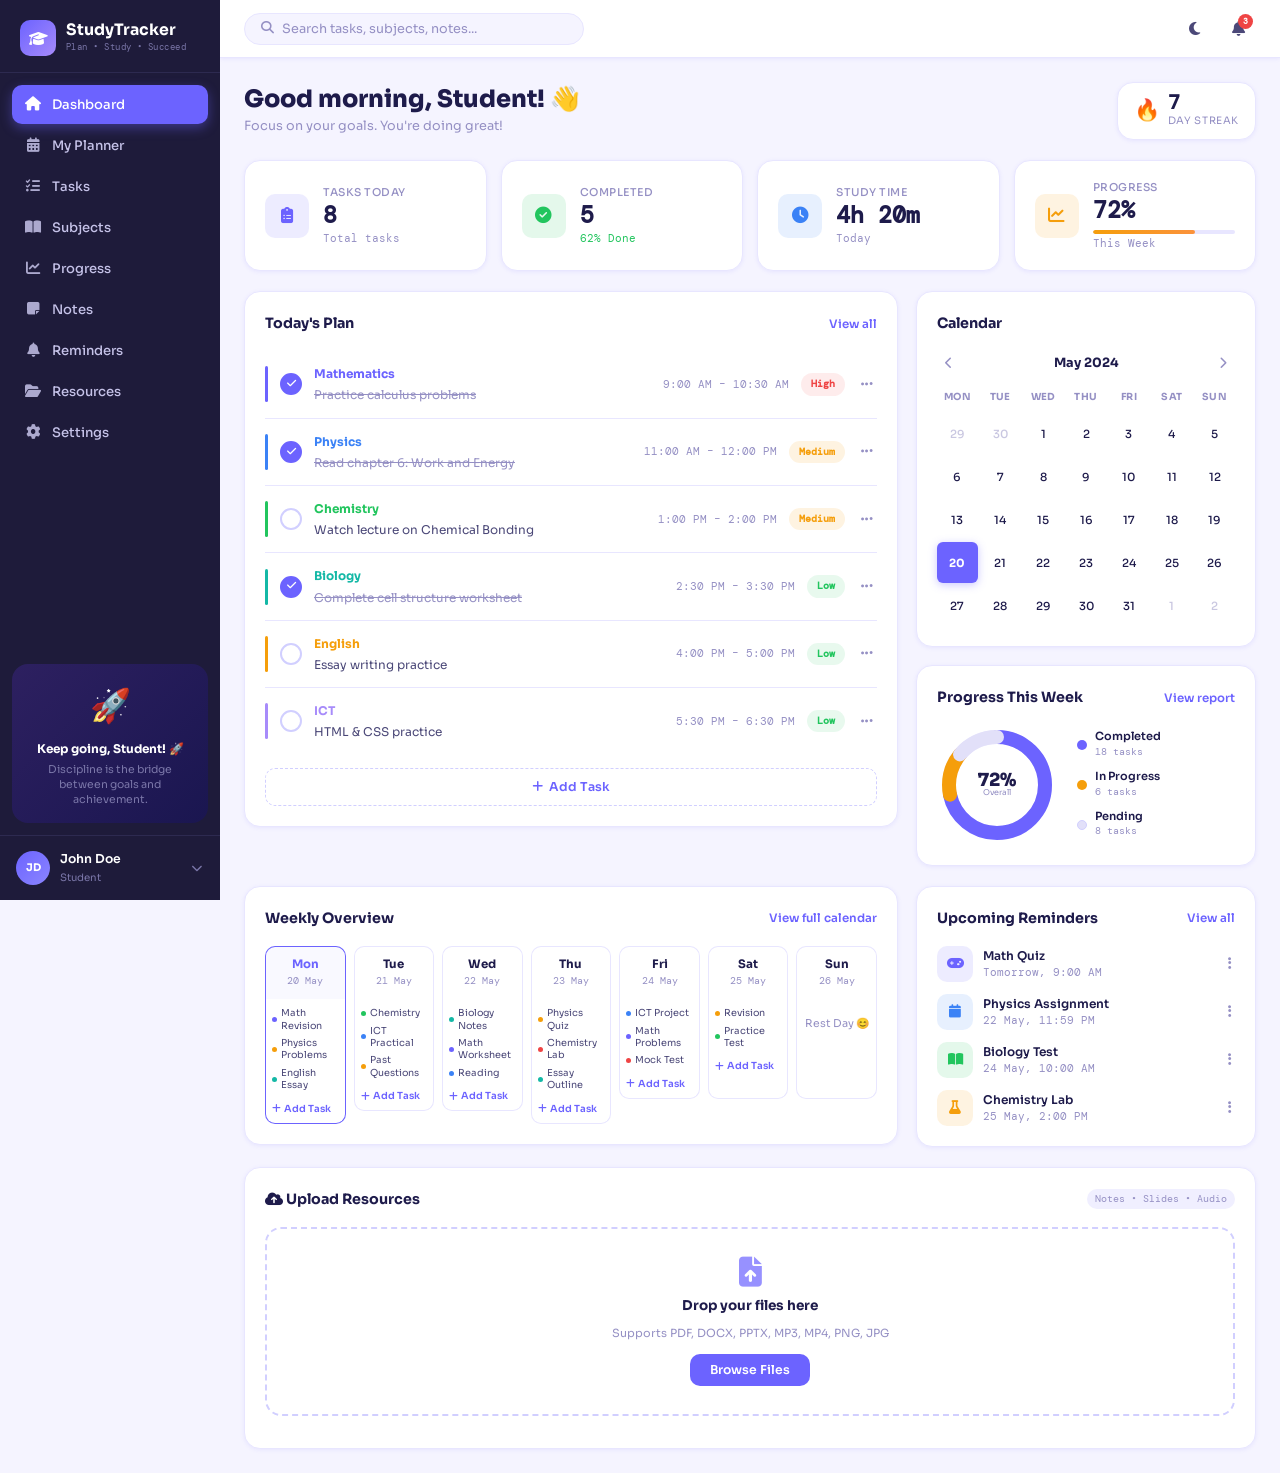
<file: index.html>
<!DOCTYPE html>
<html lang="en" data-theme="light">
<head>
  <meta charset="UTF-8"/>
  <meta name="viewport" content="width=device-width, initial-scale=1.0"/>
  <title>StudyPro — Dashboard</title>
  <link rel="short-cut icon" href="favicon.ico"/>
  <link rel="stylesheet" href="css/style.css"/>
  
  <link rel="stylesheet" href="https://cdnjs.cloudflare.com/ajax/libs/font-awesome/6.5.0/css/all.min.css"/>
</head>
<body>

  
  <aside class="sidebar" id="sidebar">
    <div class="sidebar-brand">
      <div class="brand-icon"><i class="fas fa-graduation-cap"></i></div>
      <div class="brand-text">
        <span class="brand-name">StudyTracker</span>
        <span class="brand-tagline">Plan • Study • Succeed</span>
      </div>
    </div>

    <nav class="sidebar-nav">
      <a href="index.html" class="nav-item active" data-page="dashboard">
        <i class="fas fa-house"></i><span>Dashboard</span>
      </a>
      <a href="planner.html" class="nav-item" data-page="planner">
        <i class="fas fa-calendar-days"></i><span>My Planner</span>
      </a>
      <a href="tasks.html" class="nav-item" data-page="tasks">
        <i class="fas fa-list-check"></i><span>Tasks</span>
      </a>
      <a href="subject.html" class="nav-item" data-page="subjects">
        <i class="fas fa-book-open"></i><span>Subjects</span>
      </a>
     
      <a href="progress.html" class="nav-item" data-page="progress">
        <i class="fas fa-chart-line"></i><span>Progress</span>
      </a>
      <a href="Notes.html" class="nav-item" data-page="notes">
        <i class="fas fa-sticky-note"></i><span>Notes</span>
      </a>
      <a href="reminders.html" class="nav-item" data-page="reminders">
        <i class="fas fa-bell"></i><span>Reminders</span>
      </a>
      <a href="resources.html" class="nav-item" data-page="resources">
        <i class="fas fa-folder-open"></i><span>Resources</span>
      </a>
      <a href="settings.html" class="nav-item" data-page="settings">
        <i class="fas fa-gear"></i><span>Settings</span>
      </a>
    </nav>

    <div class="sidebar-motivation">
      <div class="motivation-rocket">🚀</div>
      <p class="motivation-title">Keep going, Student! 🚀</p>
      <p class="motivation-text" id="dailyQuote">Consistency today brings success tomorrow.</p>
    </div>

    <div class="sidebar-user">
      <div class="user-avatar">JD</div>
      <div class="user-info">
        <span class="user-name">John Doe</span>
        <span class="user-role">Student</span>
      </div>
      <button type="button" class="user-chevron" aria-label="Toggle user menu"><i class="fas fa-chevron-down"></i></button>
    </div>
  </aside>

  <!-- MAIN CONTENT -->
  <div class="main-wrapper">

  
    <header class="topnav">
      <button type="button" class="hamburger" id="hamburger" title="Menu"><i class="fas fa-bars"></i></button>
      <div class="search-bar">
        <i class="fas fa-magnifying-glass"></i>
        <input type="text" placeholder="Search tasks, subjects, notes..." id="searchInput"/>
      </div>
      <div class="topnav-actions">
        <button class="icon-btn theme-toggle" id="themeToggle" title="Toggle theme">
          <i class="fas fa-moon" id="themeIcon"></i>
        </button>
        <button class="icon-btn notif-btn" id="notifBtn">
          <i class="fas fa-bell"></i>
          <span class="notif-badge">3</span>
        </button>
      </div>
    </header>

    <!-- DASHBOARD PAGE -->
    <main class="content" id="dashboardPage">

      <!-- GREETING -->
      <div class="greeting-row">
        <div>
          <h1 class="greeting-title" id="greetingText">Good evening, Student! 👋</h1>
          <p class="greeting-sub">Focus on your goals. You're doing great!</p>
        </div>
        <div class="streak-badge">
          <span class="streak-fire">🔥</span>
          <div>
            <span class="streak-num" id="streakCount">7</span>
            <span class="streak-label">day streak</span>
          </div>
        </div>
      </div>

      <!-- STATS CARDS -->
      <div class="stats-grid">
        <div class="stat-card">
          <div class="stat-icon purple"><i class="fas fa-clipboard-list"></i></div>
          <div class="stat-info">
            <span class="stat-label">Tasks Today</span>
            <span class="stat-value">8</span>
            <span class="stat-sub">Total tasks</span>
          </div>
        </div>
        <div class="stat-card">
          <div class="stat-icon green"><i class="fas fa-circle-check"></i></div>
          <div class="stat-info">
            <span class="stat-label">Completed</span>
            <span class="stat-value">5</span>
            <span class="stat-sub green-text">62% Done</span>
          </div>
        </div>
        <div class="stat-card">
          <div class="stat-icon blue"><i class="fas fa-clock"></i></div>
          <div class="stat-info">
            <span class="stat-label">Study Time</span>
            <span class="stat-value">4h 20m</span>
            <span class="stat-sub">Today</span>
          </div>
        </div>
        <div class="stat-card">
          <div class="stat-icon orange"><i class="fas fa-chart-line"></i></div>
          <div class="stat-info">
            <span class="stat-label">Progress</span>
            <span class="stat-value">72%</span>
            <div class="progress-bar-mini">
              <div class="progress-fill"></div>
            </div>
            <span class="stat-sub">This Week</span>
          </div>
        </div>
      </div>

      <!-- MIDDLE ROW -->
      <div class="middle-row">

        <!-- TODAY'S PLAN -->
        <div class="panel tasks-panel">
          <div class="panel-header">
            <h2>Today's Plan</h2>
            <button class="link-btn">View all</button>
          </div>
          <div class="task-list" id="taskList">
            
          </div>
          <button class="add-task-btn" id="addTaskBtn">
            <i class="fas fa-plus"></i> Add Task
          </button>
        </div>

        <!-- RIGHT COLUMN -->
        <div class="right-col">

          <!-- CALENDAR -->
          <div class="panel calendar-panel">
            <div class="panel-header">
              <h2>Calendar</h2>
            </div>
            <div class="cal-nav">
              <button type="button" class="cal-arrow" id="calPrev" title="Previous month"><i class="fas fa-chevron-left"></i></button>
              <span class="cal-month" id="calMonthLabel">May 2024</span>
              <button type="button" class="cal-arrow" id="calNext" title="Next month"><i class="fas fa-chevron-right"></i></button>
            </div>
            <div class="cal-grid">
              <div class="cal-day-name">Mon</div>
              <div class="cal-day-name">Tue</div>
              <div class="cal-day-name">Wed</div>
              <div class="cal-day-name">Thu</div>
              <div class="cal-day-name">Fri</div>
              <div class="cal-day-name">Sat</div>
              <div class="cal-day-name">Sun</div>
            </div>
            <div class="cal-days" id="calDays"></div>
          </div>

          <!-- PROGRESS DONUT -->
          <div class="panel progress-panel">
            <div class="panel-header">
              <h2>Progress This Week</h2>
              <button class="link-btn">View report</button>
            </div>
            <div class="donut-wrap">
              <svg class="donut-svg" viewBox="0 0 120 120">
                <circle class="donut-bg" cx="60" cy="60" r="48"/>
                <circle class="donut-seg donut-completed" cx="60" cy="60" r="48" stroke-dasharray="216 86" stroke-dashoffset="0"/>
                <circle class="donut-seg donut-progress" cx="60" cy="60" r="48" stroke-dasharray="43 259" stroke-dashoffset="-216"/>
                <circle class="donut-seg donut-pending" cx="60" cy="60" r="48" stroke-dasharray="43 259" stroke-dashoffset="-259"/>
                <text x="60" y="56" class="donut-pct">72%</text>
                <text x="60" y="70" class="donut-lbl">Overall</text>
              </svg>
              <div class="donut-legend">
                <div class="legend-item"><span class="dot green"></span><div><strong>Completed</strong><small>18 tasks</small></div></div>
                <div class="legend-item"><span class="dot yellow"></span><div><strong>In Progress</strong><small>6 tasks</small></div></div>
                <div class="legend-item"><span class="dot grey"></span><div><strong>Pending</strong><small>8 tasks</small></div></div>
              </div>
            </div>
          </div>

        </div>
      </div>

      
      <div class="bottom-row">

        
        <div class="panel weekly-panel">
          <div class="panel-header">
            <h2>Weekly Overview</h2>
            <button class="link-btn">View full calendar</button>
          </div>
          <div class="weekly-grid" id="weeklyGrid"></div>
        </div>

        
        <div class="panel reminders-panel">
          <div class="panel-header">
            <h2>Upcoming Reminders</h2>
            <button class="link-btn">View all</button>
          </div>
          <div class="reminder-list" id="reminderList"></div>
        </div>

      </div>

      
      <div class="panel upload-panel">
        <div class="panel-header">
          <h2><i class="fas fa-cloud-arrow-up"></i> Upload Resources</h2>
          <span class="badge-label">Notes • Slides • Audio</span>
        </div>
        <div class="upload-zone" id="uploadZone">
          <i class="fas fa-file-arrow-up upload-icon"></i>
          <p class="upload-title">Drop your files here</p>
          <p class="upload-sub">Supports PDF, DOCX, PPTX, MP3, MP4, PNG, JPG</p>
          <input type="file" id="fileInput" multiple accept=".pdf,.doc,.docx,.ppt,.pptx,.mp3,.mp4,.png,.jpg,.jpeg" hidden/>
          <button class="btn-upload" id="uploadBtn">Browse Files</button>
        </div>
        <div class="uploaded-files" id="uploadedFiles"></div>
      </div>

    </main>
  </div>

  
  <div class="modal-overlay" id="modalOverlay">
    <div class="modal" id="taskModal">
      <div class="modal-header">
        <h3>Add New Task</h3>
        <button type="button" class="modal-close" id="modalClose" aria-label="Close modal"><i class="fas fa-xmark"></i></button>
      </div>
      <div class="modal-body">
        <div class="form-group">
          <label for="taskSubject">Subject</label>
          <input type="text" id="taskSubject" title="Subject" placeholder="e.g. Mathematics"/>
        </div>
        <div class="form-group">
          <label for="taskDesc">Task Description</label>
          <input type="text" id="taskDesc" title="Task Description" placeholder="e.g. Practice calculus problems"/>
        </div>
        <div class="form-row">
          <div class="form-group">
            <label for="taskTime">Time</label>
            <input type="time" id="taskTime" title="Time"/>
          </div>
          <div class="form-group">
            <label for="taskPriority">Priority</label>
            <select id="taskPriority" title="Priority">
              <option>High</option>
              <option>Medium</option>
              <option>Low</option>
            </select>
          </div>
        </div>
      </div>
      <div class="modal-footer">
        <button class="btn-cancel" id="cancelTask">Cancel</button>
        <button class="btn-save" id="saveTask">Add Task</button>
      </div>
    </div>
  </div>

  <script src="js/script.js"></script>
</body>
</html>
</file>
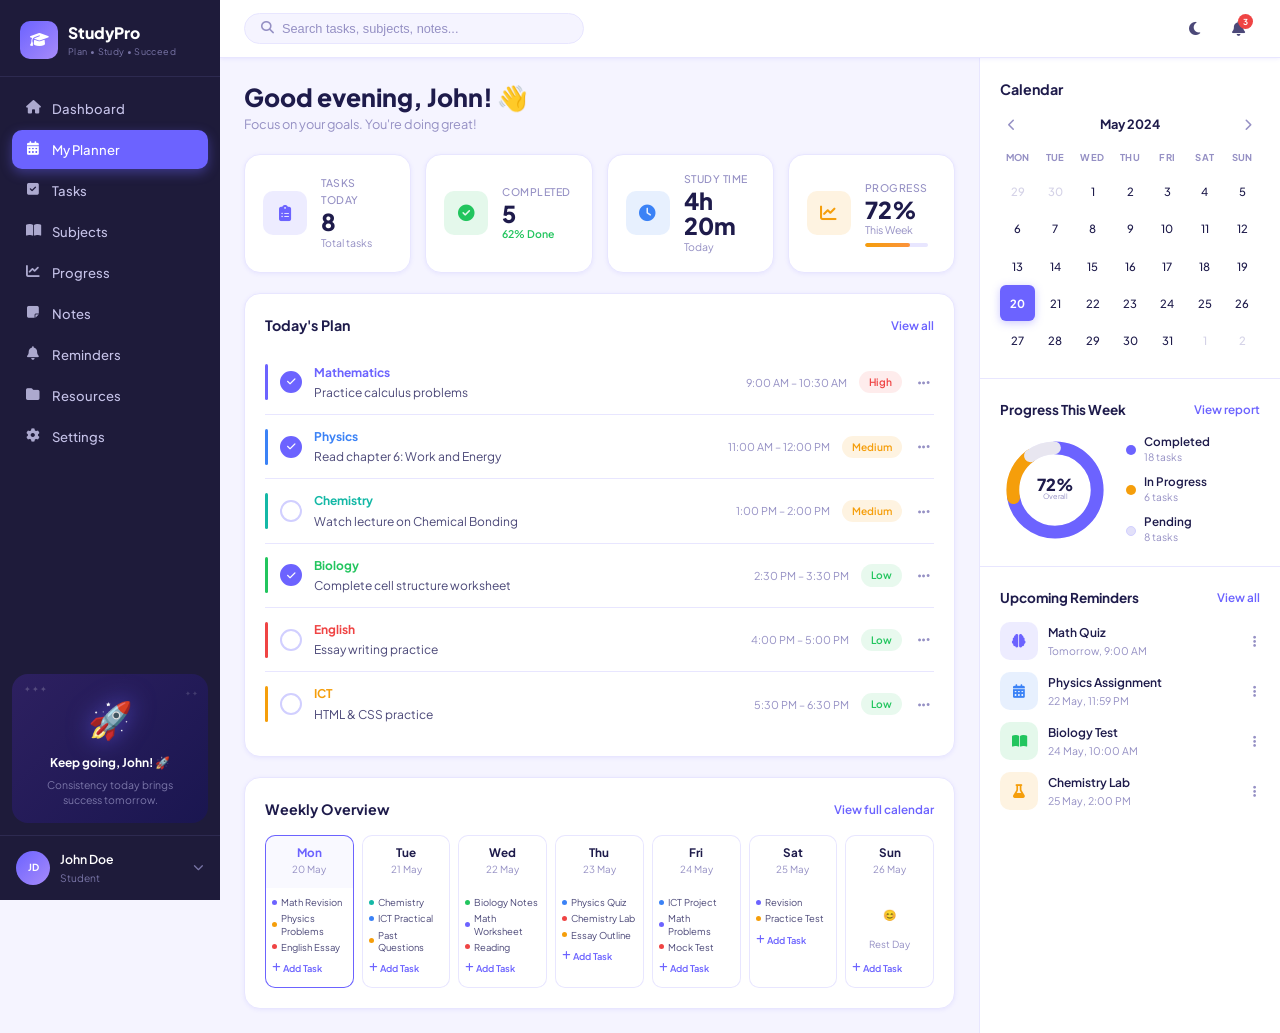
<file: planner.html>
<!DOCTYPE html>
<html lang="en">
<head>
  <meta charset="UTF-8"/>
  <meta name="viewport" content="width=device-width, initial-scale=1.0"/>
  <title>StudyPro — My Planner</title>
  <link href="https://fonts.googleapis.com/css2?family=Plus+Jakarta+Sans:wght@400;500;600;700;800&display=swap" rel="stylesheet"/>
  <link rel="stylesheet" href="https://cdnjs.cloudflare.com/ajax/libs/font-awesome/6.5.0/css/all.min.css"/>
  <link rel="stylesheet" href="css/planner.css">
</head>
<body>

<!-- ══════════ SIDEBAR ══════════ -->
<aside class="sidebar">
  <div class="sidebar-brand">
    <div class="brand-icon"><i class="fas fa-graduation-cap"></i></div>
    <div>
      <div class="brand-name">StudyPro</div>
      <div class="brand-tagline">Plan • Study • Succeed</div>
    </div>
  </div>

  <nav class="sidebar-nav">
    <a href="index.html" class="nav-item "><i class="fas fa-home"></i> Dashboard</a>
    <a href="planner.html" class="nav-item active"><i class="fas fa-calendar-alt"></i> My Planner</a>
    <a href="tasks.html" class="nav-item"><i class="fas fa-check-square"></i> Tasks</a>
    <a href="subjects.html" class="nav-item"><i class="fas fa-book-open"></i> Subjects</a>
   
    <a href="progress.html" class="nav-item"><i class="fas fa-chart-line"></i> Progress</a>
    <a href="notes.html" class="nav-item"><i class="fas fa-sticky-note"></i> Notes</a>
    <a href="reminders.html" class="nav-item"><i class="fas fa-bell"></i> Reminders</a>
    <a href="resources.html" class="nav-item"><i class="fas fa-folder"></i> Resources</a>
    <a href="settings.html" class="nav-item"><i class="fas fa-cog"></i> Settings</a>
  </nav>

  <div class="sidebar-motivation">
    <span style="position:absolute;top:8px;left:12px;color:rgba(255,255,255,0.2);font-size:0.55rem;">✦ ✦ ✦</span>
    <span style="position:absolute;top:14px;right:10px;color:rgba(255,255,255,0.15);font-size:0.45rem;">✦ ✦</span>
    <span class="motivation-rocket">🚀</span>
    <div class="motivation-title">Keep going, John! 🚀</div>
    <div class="motivation-text">Consistency today brings success tomorrow.</div>
  </div>

  <div class="sidebar-user">
    <div class="user-avatar">
      <img src="https://i.pravatar.cc/34?img=68" alt="John Doe" onerror="this.style.display='none';this.parentElement.textContent='JD'"/>
    </div>
    <div>
      <div class="user-name">John Doe</div>
      <div class="user-role">Student</div>
    </div>
    <i class="fas fa-chevron-down user-chevron"></i>
  </div>
</aside>

<!-- ══════════ MAIN ══════════ -->
<div class="main">

  <!-- TOPBAR -->
  <header class="topbar">
    <div class="search-bar">
      <i class="fas fa-search"></i>
      <input type="text" placeholder="Search tasks, subjects, notes..."/>
    </div>
    <div class="topbar-actions">
      <button class="icon-btn"><i class="fas fa-moon"></i></button>
      <button class="icon-btn">
        <i class="fas fa-bell"></i>
        <span class="notif-badge">3</span>
      </button>
    </div>
  </header>

  <!-- CONTENT -->
  <div class="content">

    <!-- LEFT COLUMN -->
    <div class="content-left">

      <!-- Greeting -->
      <div>
        <div class="greeting-title">Good evening, John! 👋</div>
        <div class="greeting-sub">Focus on your goals. You're doing great!</div>
      </div>

      <!-- Stats -->
      <div class="stats-grid">
        <div class="stat-card">
          <div class="stat-icon purple"><i class="fas fa-clipboard-list"></i></div>
          <div>
            <div class="stat-label">Tasks Today</div>
            <div class="stat-value">8</div>
            <div class="stat-sub">Total tasks</div>
          </div>
        </div>
        <div class="stat-card">
          <div class="stat-icon green"><i class="fas fa-check-circle"></i></div>
          <div>
            <div class="stat-label">Completed</div>
            <div class="stat-value">5</div>
            <div class="stat-sub green">62% Done</div>
          </div>
        </div>
        <div class="stat-card">
          <div class="stat-icon blue"><i class="fas fa-clock"></i></div>
          <div>
            <div class="stat-label">Study Time</div>
            <div class="stat-value">4h 20m</div>
            <div class="stat-sub">Today</div>
          </div>
        </div>
        <div class="stat-card">
          <div class="stat-icon orange"><i class="fas fa-chart-line"></i></div>
          <div>
            <div class="stat-label">Progress</div>
            <div class="stat-value">72%</div>
            <div class="stat-sub">This Week</div>
            <div class="progress-bar-mini"><div class="progress-fill"></div></div>
          </div>
        </div>
      </div>

      <!-- Today's Plan -->
      <div class="panel">
        <div class="panel-header">
          <h2>Today's Plan</h2>
          <button class="link-btn">View all</button>
        </div>

        <!-- Tasks -->
        <div class="task-item">
          <div class="task-bar math-bar"></div>
          <div class="task-check done"><i class="fas fa-check"></i></div>
          <div class="task-body">
            <div class="task-subject math-color">Mathematics</div>
            <div class="task-desc">Practice calculus problems</div>
          </div>
          <div class="task-time">9:00 AM – 10:30 AM</div>
          <span class="priority-badge high">High</span>
          <button class="task-more"><i class="fas fa-ellipsis-h"></i></button>
        </div>

        <div class="task-item">
          <div class="task-bar physics-bar"></div>
          <div class="task-check done"><i class="fas fa-check"></i></div>
          <div class="task-body">
            <div class="task-subject physics-color">Physics</div>
            <div class="task-desc">Read chapter 6: Work and Energy</div>
          </div>
          <div class="task-time">11:00 AM – 12:00 PM</div>
          <span class="priority-badge medium">Medium</span>
          <button class="task-more"><i class="fas fa-ellipsis-h"></i></button>
        </div>

        <div class="task-item">
          <div class="task-bar chem-bar"></div>
          <div class="task-check"></div>
          <div class="task-body">
            <div class="task-subject chem-color">Chemistry</div>
            <div class="task-desc">Watch lecture on Chemical Bonding</div>
          </div>
          <div class="task-time">1:00 PM – 2:00 PM</div>
          <span class="priority-badge medium">Medium</span>
          <button class="task-more"><i class="fas fa-ellipsis-h"></i></button>
        </div>

        <div class="task-item">
          <div class="task-bar bio-bar"></div>
          <div class="task-check done"><i class="fas fa-check"></i></div>
          <div class="task-body">
            <div class="task-subject bio-color">Biology</div>
            <div class="task-desc">Complete cell structure worksheet</div>
          </div>
          <div class="task-time">2:30 PM – 3:30 PM</div>
          <span class="priority-badge low">Low</span>
          <button class="task-more"><i class="fas fa-ellipsis-h"></i></button>
        </div>

        <div class="task-item">
          <div class="task-bar eng-bar"></div>
          <div class="task-check"></div>
          <div class="task-body">
            <div class="task-subject eng-color">English</div>
            <div class="task-desc">Essay writing practice</div>
          </div>
          <div class="task-time">4:00 PM – 5:00 PM</div>
          <span class="priority-badge low">Low</span>
          <button class="task-more"><i class="fas fa-ellipsis-h"></i></button>
        </div>

        <div class="task-item">
          <div class="task-bar ict-bar"></div>
          <div class="task-check"></div>
          <div class="task-body">
            <div class="task-subject ict-color">ICT</div>
            <div class="task-desc">HTML &amp; CSS practice</div>
          </div>
          <div class="task-time">5:30 PM – 6:30 PM</div>
          <span class="priority-badge low">Low</span>
          <button class="task-more"><i class="fas fa-ellipsis-h"></i></button>
        </div>
      </div>

      <!-- Weekly Overview -->
      <div class="panel">
        <div class="panel-header">
          <h2>Weekly Overview</h2>
          <button class="link-btn">View full calendar</button>
        </div>

        <div class="weekly-grid">
          <!-- Mon (today) -->
          <div class="week-col">
            <div class="week-header today">
              <span class="week-day-name">Mon</span>
              <span class="week-day-date">20 May</span>
            </div>
            <div class="week-tasks">
              <div class="week-tag purple">Math Revision</div>
              <div class="week-tag orange">Physics Problems</div>
              <div class="week-tag red">English Essay</div>
              <button class="week-add"><i class="fas fa-plus"></i> Add Task</button>
            </div>
          </div>

          <!-- Tue -->
          <div class="week-col">
            <div class="week-header">
              <span class="week-day-name">Tue</span>
              <span class="week-day-date">21 May</span>
            </div>
            <div class="week-tasks">
              <div class="week-tag teal">Chemistry</div>
              <div class="week-tag blue">ICT Practical</div>
              <div class="week-tag orange">Past Questions</div>
              <button class="week-add"><i class="fas fa-plus"></i> Add Task</button>
            </div>
          </div>

          <!-- Wed -->
          <div class="week-col">
            <div class="week-header">
              <span class="week-day-name">Wed</span>
              <span class="week-day-date">22 May</span>
            </div>
            <div class="week-tasks">
              <div class="week-tag green">Biology Notes</div>
              <div class="week-tag purple">Math Worksheet</div>
              <div class="week-tag red">Reading</div>
              <button class="week-add"><i class="fas fa-plus"></i> Add Task</button>
            </div>
          </div>

          <!-- Thu -->
          <div class="week-col">
            <div class="week-header">
              <span class="week-day-name">Thu</span>
              <span class="week-day-date">23 May</span>
            </div>
            <div class="week-tasks">
              <div class="week-tag blue">Physics Quiz</div>
              <div class="week-tag red">Chemistry Lab</div>
              <div class="week-tag orange">Essay Outline</div>
              <button class="week-add"><i class="fas fa-plus"></i> Add Task</button>
            </div>
          </div>

          <!-- Fri -->
          <div class="week-col">
            <div class="week-header">
              <span class="week-day-name">Fri</span>
              <span class="week-day-date">24 May</span>
            </div>
            <div class="week-tasks">
              <div class="week-tag blue">ICT Project</div>
              <div class="week-tag purple">Math Problems</div>
              <div class="week-tag red">Mock Test</div>
              <button class="week-add"><i class="fas fa-plus"></i> Add Task</button>
            </div>
          </div>

          <!-- Sat -->
          <div class="week-col">
            <div class="week-header">
              <span class="week-day-name">Sat</span>
              <span class="week-day-date">25 May</span>
            </div>
            <div class="week-tasks">
              <div class="week-tag purple">Revision</div>
              <div class="week-tag orange">Practice Test</div>
              <button class="week-add"><i class="fas fa-plus"></i> Add Task</button>
            </div>
          </div>

          <!-- Sun -->
          <div class="week-col">
            <div class="week-header">
              <span class="week-day-name">Sun</span>
              <span class="week-day-date">26 May</span>
            </div>
            <div class="week-tasks">
              <div class="week-rest">😊</div>
              <div class="week-rest" style="font-size:0.65rem;">Rest Day</div>
              <button class="week-add"><i class="fas fa-plus"></i> Add Task</button>
            </div>
          </div>
        </div>
      </div>

    </div><!-- /content-left -->

    <!-- RIGHT COLUMN -->
    <div class="content-right">

      <!-- Mini Calendar -->
      <div>
        <div class="cal-title">Calendar</div>
        <div class="cal-nav">
          <button class="cal-arrow"><i class="fas fa-chevron-left"></i></button>
          <div class="cal-month">May 2024</div>
          <button class="cal-arrow"><i class="fas fa-chevron-right"></i></button>
        </div>
        <div class="cal-grid">
          <div class="cal-day-name">Mon</div>
          <div class="cal-day-name">Tue</div>
          <div class="cal-day-name">Wed</div>
          <div class="cal-day-name">Thu</div>
          <div class="cal-day-name">Fri</div>
          <div class="cal-day-name">Sat</div>
          <div class="cal-day-name">Sun</div>
        </div>
        <div class="cal-days">
          <!-- Week 0 (prev month padding) -->
          <div class="cal-day other">29</div>
          <div class="cal-day other">30</div>
          <div class="cal-day">1</div>
          <div class="cal-day">2</div>
          <div class="cal-day">3</div>
          <div class="cal-day">4</div>
          <div class="cal-day">5</div>
          <!-- Week 1 -->
          <div class="cal-day">6</div>
          <div class="cal-day">7</div>
          <div class="cal-day">8</div>
          <div class="cal-day">9</div>
          <div class="cal-day">10</div>
          <div class="cal-day">11</div>
          <div class="cal-day">12</div>
          <!-- Week 2 -->
          <div class="cal-day">13</div>
          <div class="cal-day">14</div>
          <div class="cal-day">15</div>
          <div class="cal-day">16</div>
          <div class="cal-day">17</div>
          <div class="cal-day">18</div>
          <div class="cal-day">19</div>
          <!-- Week 3 — today is 20 -->
          <div class="cal-day today">20</div>
          <div class="cal-day">21</div>
          <div class="cal-day">22</div>
          <div class="cal-day">23</div>
          <div class="cal-day">24</div>
          <div class="cal-day">25</div>
          <div class="cal-day">26</div>
          <!-- Week 4 -->
          <div class="cal-day">27</div>
          <div class="cal-day">28</div>
          <div class="cal-day">29</div>
          <div class="cal-day">30</div>
          <div class="cal-day">31</div>
          <div class="cal-day other">1</div>
          <div class="cal-day other">2</div>
        </div>
      </div>

      <div class="right-divider"></div>

      <!-- Progress This Week -->
      <div>
        <div class="progress-header">
          <h3>Progress This Week</h3>
          <button class="link-btn">View report</button>
        </div>
        <div class="donut-wrap">
          <svg class="donut-svg" viewBox="0 0 120 120" xmlns="http://www.w3.org/2000/svg">
            <circle class="donut-bg" cx="60" cy="60" r="46"/>
            <!-- circumference = 2π×46 ≈ 289 -->
            <!-- Completed 72% → 208.1; In Progress 18% → 52.0; Pending 10% → 28.9 -->
            <circle class="donut-seg seg-completed" cx="60" cy="60" r="46"
              stroke-dasharray="208 289" stroke-dashoffset="0"/>
            <circle class="donut-seg seg-progress" cx="60" cy="60" r="46"
              stroke-dasharray="52 289" stroke-dashoffset="-208"/>
            <circle class="donut-seg seg-pending" cx="60" cy="60" r="46"
              stroke-dasharray="28 289" stroke-dashoffset="-260"/>
            <text class="donut-label" x="60" y="56">72%</text>
            <text class="donut-sublabel" x="60" y="70">Overall</text>
          </svg>
          <div class="donut-legend">
            <div class="legend-item">
              <div class="leg-dot purple"></div>
              <div>
                <span class="leg-label">Completed</span>
                <span class="leg-sub">18 tasks</span>
              </div>
            </div>
            <div class="legend-item">
              <div class="leg-dot yellow"></div>
              <div>
                <span class="leg-label">In Progress</span>
                <span class="leg-sub">6 tasks</span>
              </div>
            </div>
            <div class="legend-item">
              <div class="leg-dot grey"></div>
              <div>
                <span class="leg-label">Pending</span>
                <span class="leg-sub">8 tasks</span>
              </div>
            </div>
          </div>
        </div>
      </div>

      <div class="right-divider"></div>

      <!-- Upcoming Reminders -->
      <div>
        <div class="reminders-header">
          <h3>Upcoming Reminders</h3>
          <button class="link-btn">View all</button>
        </div>
        <div class="reminder-list">
          <div class="reminder-item">
            <div class="reminder-icon purple"><i class="fas fa-brain"></i></div>
            <div class="reminder-body">
              <div class="reminder-name">Math Quiz</div>
              <div class="reminder-time">Tomorrow, 9:00 AM</div>
            </div>
            <button class="reminder-more"><i class="fas fa-ellipsis-v"></i></button>
          </div>
          <div class="reminder-item">
            <div class="reminder-icon blue"><i class="fas fa-calendar-alt"></i></div>
            <div class="reminder-body">
              <div class="reminder-name">Physics Assignment</div>
              <div class="reminder-time">22 May, 11:59 PM</div>
            </div>
            <button class="reminder-more"><i class="fas fa-ellipsis-v"></i></button>
          </div>
          <div class="reminder-item">
            <div class="reminder-icon green"><i class="fas fa-book-open"></i></div>
            <div class="reminder-body">
              <div class="reminder-name">Biology Test</div>
              <div class="reminder-time">24 May, 10:00 AM</div>
            </div>
            <button class="reminder-more"><i class="fas fa-ellipsis-v"></i></button>
          </div>
          <div class="reminder-item">
            <div class="reminder-icon orange"><i class="fas fa-flask"></i></div>
            <div class="reminder-body">
              <div class="reminder-name">Chemistry Lab</div>
              <div class="reminder-time">25 May, 2:00 PM</div>
            </div>
            <button class="reminder-more"><i class="fas fa-ellipsis-v"></i></button>
          </div>
        </div>
      </div>

    </div>
  </div>
</div><!-- /main -->

</body>
</html>
</file>
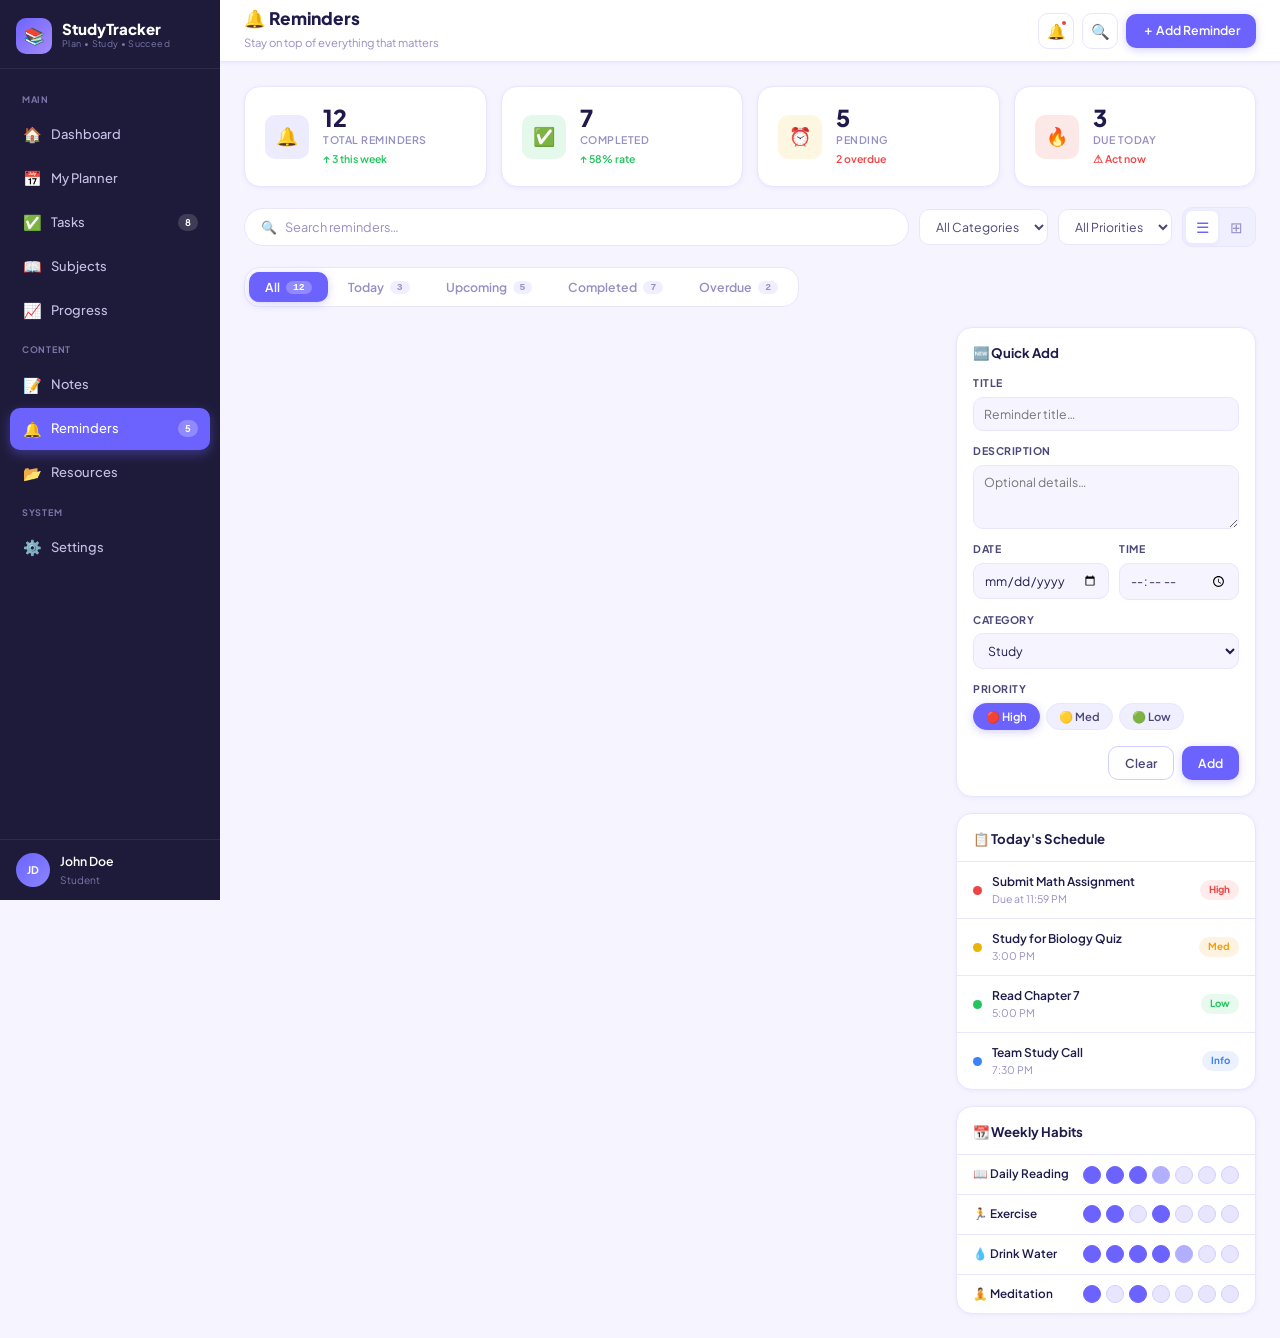
<file: reminders.html>
<!DOCTYPE html>
<html lang="en">
<head>
  <meta charset="UTF-8" />
  <meta name="viewport" content="width=device-width, initial-scale=1.0" />
  <title>StudyPro — Reminders</title>
  <link rel="stylesheet" href="css/reminders.css" />
</head>
<body>

  <!-- ══════════════════════════════════
       SIDEBAR
  ══════════════════════════════════════ -->
  <aside class="sidebar" id="sidebar">
    <div class="sidebar-logo">
      <div class="logo-badge">
        <div class="logo-icon">📚</div>
        <div>
          <div class="logo-text">StudyTracker</div>
          <div class="logo-sub">Plan • Study • Succeed</div>
        </div>
      </div>
    </div>

    <nav class="sidebar-nav">
      <div class="nav-section-label">Main</div>
      <a href="index.html"    class="nav-link"><span class="nav-icon">🏠</span> Dashboard</a>
      <a href="planner.html"  class="nav-link"><span class="nav-icon">📅</span> My Planner</a>
      <a href="tasks.html"    class="nav-link"><span class="nav-icon">✅</span> Tasks <span class="nav-badge">8</span></a>
      <a href="subjects.html" class="nav-link"><span class="nav-icon">📖</span> Subjects</a>
      <a href="progress.html" class="nav-link"><span class="nav-icon">📈</span> Progress</a>

      <div class="nav-section-label">Content</div>
      <a href="notes.html"     class="nav-link"><span class="nav-icon">📝</span> Notes</a>
      <a href="reminders.html" class="nav-link active"><span class="nav-icon">🔔</span> Reminders <span class="nav-badge">5</span></a>
      <a href="resources.html" class="nav-link"><span class="nav-icon">📂</span> Resources</a>

      <div class="nav-section-label">System</div>
      <a href="settings.html" class="nav-link"><span class="nav-icon">⚙️</span> Settings</a>
    </nav>

    <div class="sidebar-user">
      <div class="user-avatar">JD</div>
      <div class="user-info">
        <div class="user-name">John Doe</div>
        <div class="user-role">Student</div>
      </div>
    </div>
  </aside>

  <!-- ══════════════════════════════════
       MAIN WRAP
  ══════════════════════════════════════ -->
  <div class="main-wrap">

    <!-- Top Bar -->
    <header class="topbar">
      <div class="topbar-title">
        <h1>🔔 Reminders</h1>
        <span>Stay on top of everything that matters</span>
      </div>
      <div class="topbar-actions">
        <button class="topbar-icon-btn" title="Notifications">
          🔔
          <span class="notif-dot"></span>
        </button>
        <button class="topbar-icon-btn" title="Search">🔍</button>
        <button class="btn btn-primary" id="openAddModal">＋ Add Reminder</button>
      </div>
    </header>

    <!-- Page Content -->
    <main class="page-content">

      <!-- ── Stats Row ──────────────────── -->
      <section class="stats-row">
        <div class="stat-card">
          <div class="stat-icon-wrap purple">🔔</div>
          <div class="stat-info">
            <div class="stat-value" id="statTotal">12</div>
            <div class="stat-label">Total Reminders</div>
            <div class="stat-change up">↑ 3 this week</div>
          </div>
        </div>
        <div class="stat-card">
          <div class="stat-icon-wrap green">✅</div>
          <div class="stat-info">
            <div class="stat-value" id="statDone">7</div>
            <div class="stat-label">Completed</div>
            <div class="stat-change up">↑ 58% rate</div>
          </div>
        </div>
        <div class="stat-card">
          <div class="stat-icon-wrap yellow">⏰</div>
          <div class="stat-info">
            <div class="stat-value" id="statPending">5</div>
            <div class="stat-label">Pending</div>
            <div class="stat-change down">2 overdue</div>
          </div>
        </div>
        <div class="stat-card">
          <div class="stat-icon-wrap red">🔥</div>
          <div class="stat-info">
            <div class="stat-value" id="statToday">3</div>
            <div class="stat-label">Due Today</div>
            <div class="stat-change down">⚠ Act now</div>
          </div>
        </div>
      </section>

      <!-- ── Toolbar ────────────────────── -->
      <div class="toolbar">
        <div class="search-box">
          <span class="search-icon">🔍</span>
          <input type="text" id="searchInput" placeholder="Search reminders…" />
        </div>
        <select class="filter-select" id="filterCategory">
          <option value="all">All Categories</option>
          <option value="study">Study</option>
          <option value="assignment">Assignment</option>
          <option value="exam">Exam</option>
          <option value="personal">Personal</option>
          <option value="health">Health</option>
        </select>
        <select class="filter-select" id="filterPriority">
          <option value="all">All Priorities</option>
          <option value="high">High</option>
          <option value="medium">Medium</option>
          <option value="low">Low</option>
        </select>
        <div class="view-toggle">
          <button class="view-btn active" id="viewList" title="List view">☰</button>
          <button class="view-btn" id="viewGrid" title="Grid view">⊞</button>
        </div>
      </div>

      <!-- ── Tabs ───────────────────────── -->
      <div class="tab-row">
        <button class="tab-btn active" data-tab="all">All <span class="tab-count" id="countAll">12</span></button>
        <button class="tab-btn" data-tab="today">Today <span class="tab-count" id="countToday">3</span></button>
        <button class="tab-btn" data-tab="upcoming">Upcoming <span class="tab-count" id="countUpcoming">5</span></button>
        <button class="tab-btn" data-tab="done">Completed <span class="tab-count" id="countDone">7</span></button>
        <button class="tab-btn" data-tab="overdue">Overdue <span class="tab-count" id="countOverdue">2</span></button>
      </div>

      <!-- ── Content Grid ───────────────── -->
      <div class="content-grid">

        <!-- Reminders List -->
        <div>
          <div class="reminders-list" id="remindersList">
            <!-- Cards injected by JS -->
          </div>
          <div class="empty-state" id="emptyState">
            <div class="emoji">🎉</div>
            <p>No reminders here!</p>
            <small>Add a new reminder or switch tabs.</small>
          </div>
        </div>

        <!-- Right Panel -->
        <aside class="right-panel">

          <!-- Add Reminder (inline form) -->
          <div class="add-reminder-card">
            <div class="card-header">
              <div class="card-title">🆕 Quick Add</div>
            </div>
            <div class="card-body">
              <div class="form-group">
                <label class="form-label">Title</label>
                <input type="text" class="form-input" id="qTitle" placeholder="Reminder title…" />
              </div>
              <div class="form-group">
                <label class="form-label">Description</label>
                <textarea class="form-textarea" id="qDesc" placeholder="Optional details…"></textarea>
              </div>
              <div class="form-row">
                <div class="form-group">
                  <label class="form-label">Date</label>
                  <input type="date" class="form-input" id="qDate" />
                </div>
                <div class="form-group">
                  <label class="form-label">Time</label>
                  <input type="time" class="form-input" id="qTime" />
                </div>
              </div>
              <div class="form-group">
                <label class="form-label">Category</label>
                <select class="form-select" id="qCategory">
                  <option value="study">Study</option>
                  <option value="assignment">Assignment</option>
                  <option value="exam">Exam</option>
                  <option value="personal">Personal</option>
                  <option value="health">Health</option>
                </select>
              </div>
              <div class="form-group">
                <label class="form-label">Priority</label>
                <div class="priority-pills">
                  <button class="priority-pill selected" data-priority="high">🔴 High</button>
                  <button class="priority-pill" data-priority="medium">🟡 Med</button>
                  <button class="priority-pill" data-priority="low">🟢 Low</button>
                </div>
              </div>
              <div class="form-actions">
                <button class="btn btn-ghost" id="qClear">Clear</button>
                <button class="btn btn-primary" id="qAdd">Add</button>
              </div>
            </div>
          </div>

          <!-- Upcoming Today -->
          <div class="upcoming-card">
            <div class="card-header">
              <div class="card-title">📋 Today's Schedule</div>
            </div>
            <div class="upcoming-item">
              <div class="upcoming-dot red"></div>
              <div class="upcoming-text">
                <div class="upcoming-name">Submit Math Assignment</div>
                <div class="upcoming-time">Due at 11:59 PM</div>
              </div>
              <span class="badge badge-high upcoming-badge">High</span>
            </div>
            <div class="upcoming-item">
              <div class="upcoming-dot yellow"></div>
              <div class="upcoming-text">
                <div class="upcoming-name">Study for Biology Quiz</div>
                <div class="upcoming-time">3:00 PM</div>
              </div>
              <span class="badge badge-medium upcoming-badge">Med</span>
            </div>
            <div class="upcoming-item">
              <div class="upcoming-dot green"></div>
              <div class="upcoming-text">
                <div class="upcoming-name">Read Chapter 7</div>
                <div class="upcoming-time">5:00 PM</div>
              </div>
              <span class="badge badge-low upcoming-badge">Low</span>
            </div>
            <div class="upcoming-item">
              <div class="upcoming-dot blue"></div>
              <div class="upcoming-text">
                <div class="upcoming-name">Team Study Call</div>
                <div class="upcoming-time">7:30 PM</div>
              </div>
              <span class="badge badge-info upcoming-badge">Info</span>
            </div>
          </div>

          <!-- Habit Tracker mini -->
          <div class="habit-card">
            <div class="card-header">
              <div class="card-title">📆 Weekly Habits</div>
            </div>
            <div class="habit-item">
              <div class="habit-name">📖 Daily Reading</div>
              <div class="habit-dots">
                <div class="habit-dot done"></div>
                <div class="habit-dot done"></div>
                <div class="habit-dot done"></div>
                <div class="habit-dot partial"></div>
                <div class="habit-dot"></div>
                <div class="habit-dot"></div>
                <div class="habit-dot"></div>
              </div>
            </div>
            <div class="habit-item">
              <div class="habit-name">🏃 Exercise</div>
              <div class="habit-dots">
                <div class="habit-dot done"></div>
                <div class="habit-dot done"></div>
                <div class="habit-dot"></div>
                <div class="habit-dot done"></div>
                <div class="habit-dot"></div>
                <div class="habit-dot"></div>
                <div class="habit-dot"></div>
              </div>
            </div>
            <div class="habit-item">
              <div class="habit-name">💧 Drink Water</div>
              <div class="habit-dots">
                <div class="habit-dot done"></div>
                <div class="habit-dot done"></div>
                <div class="habit-dot done"></div>
                <div class="habit-dot done"></div>
                <div class="habit-dot partial"></div>
                <div class="habit-dot"></div>
                <div class="habit-dot"></div>
              </div>
            </div>
            <div class="habit-item">
              <div class="habit-name">🧘 Meditation</div>
              <div class="habit-dots">
                <div class="habit-dot done"></div>
                <div class="habit-dot"></div>
                <div class="habit-dot done"></div>
                <div class="habit-dot"></div>
                <div class="habit-dot"></div>
                <div class="habit-dot"></div>
                <div class="habit-dot"></div>
              </div>
            </div>
          </div>

        </aside>
      </div><!-- /content-grid -->

    </main>
  </div><!-- /main-wrap -->

  <!-- ══════════════════════════════════
       FULL ADD MODAL
  ══════════════════════════════════════ -->
  <div class="modal-overlay" id="modalOverlay">
    <div class="modal">
      <div class="modal-header">
        <div class="modal-title">🔔 New Reminder</div>
        <button class="modal-close" id="closeModal">✕</button>
      </div>
      <div class="form-group">
        <label class="form-label">Title *</label>
        <input type="text" class="form-input" id="mTitle" placeholder="What do you need to remember?" />
      </div>
      <div class="form-group">
        <label class="form-label">Description</label>
        <textarea class="form-textarea" id="mDesc" placeholder="Add extra details…"></textarea>
      </div>
      <div class="form-row">
        <div class="form-group">
          <label class="form-label">Date *</label>
          <input type="date" class="form-input" id="mDate" />
        </div>
        <div class="form-group">
          <label class="form-label">Time</label>
          <input type="time" class="form-input" id="mTime" />
        </div>
      </div>
      <div class="form-row">
        <div class="form-group">
          <label class="form-label">Category</label>
          <select class="form-select" id="mCategory">
            <option value="study">Study</option>
            <option value="assignment">Assignment</option>
            <option value="exam">Exam</option>
            <option value="personal">Personal</option>
            <option value="health">Health</option>
          </select>
        </div>
        <div class="form-group">
          <label class="form-label">Repeat</label>
          <select class="form-select" id="mRepeat">
            <option value="none">No Repeat</option>
            <option value="daily">Daily</option>
            <option value="weekly">Weekly</option>
            <option value="monthly">Monthly</option>
          </select>
        </div>
      </div>
      <div class="form-group">
        <label class="form-label">Priority</label>
        <div class="priority-pills" id="modalPriorityPills">
          <button class="priority-pill selected" data-priority="high">🔴 High</button>
          <button class="priority-pill" data-priority="medium">🟡 Medium</button>
          <button class="priority-pill" data-priority="low">🟢 Low</button>
        </div>
      </div>
      <div class="form-actions" style="margin-top:16px;">
        <button class="btn btn-ghost" id="cancelModal">Cancel</button>
        <button class="btn btn-primary" id="saveModal">💾 Save Reminder</button>
      </div>
    </div>
  </div>

  <!-- Toast container -->
  <div class="toast-container" id="toastContainer"></div>


</body>
</html>
</file>
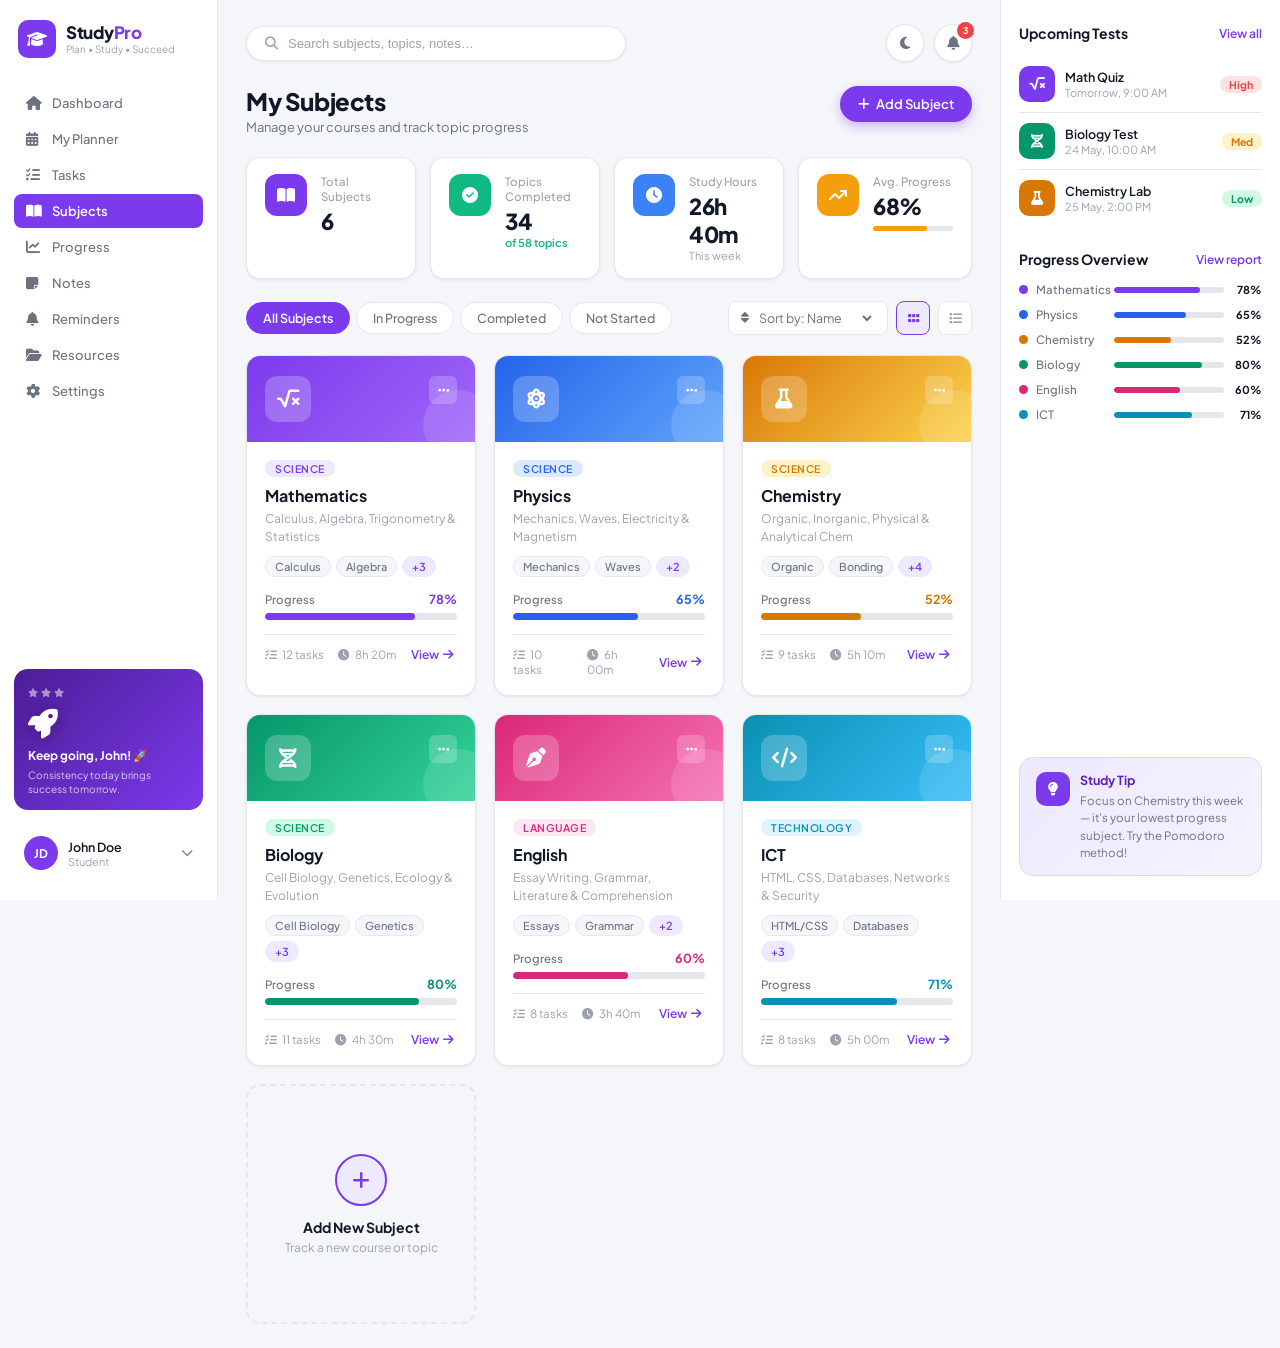
<file: subject.html>
<!DOCTYPE html>
<html lang="en">
<head>
  <meta charset="UTF-8" />
  <meta name="viewport" content="width=device-width, initial-scale=1.0"/>
  <title>StudyPro – Subjects</title>
  <link rel="stylesheet" href="css/subject.css" />
  <link href="https://fonts.googleapis.com/css2?family=Plus+Jakarta+Sans:wght@400;500;600;700;800&display=swap" rel="stylesheet"/>
  <link href="https://cdnjs.cloudflare.com/ajax/libs/font-awesome/6.5.0/css/all.min.css" rel="stylesheet"/>
</head>
<body>

<!-- ───────────── SIDEBAR ───────────── -->
<aside class="sidebar">
  <div class="brand">
    <div class="brand-icon"><i class="fas fa-graduation-cap"></i></div>
    <div>
      <span class="brand-name">Study<span>Pro</span></span>
      <p class="brand-tagline">Plan • Study • Succeed</p>
    </div>
  </div>

  <nav class="nav">
    <a href="index.html" class="nav-item"><i class="fas fa-house"></i> Dashboard</a>
    <a href="planner.html" class="nav-item"><i class="fas fa-calendar-days"></i> My Planner</a>
    <a href="tasks.html" class="nav-item"><i class="fas fa-list-check"></i> Tasks</a>
    <a href="subject.html" class="nav-item active"><i class="fas fa-book-open"></i> Subjects</a>
    
    <a href="progress.html" class="nav-item"><i class="fas fa-chart-line"></i> Progress</a>
    <a href="notes.html" class="nav-item"><i class="fas fa-note-sticky"></i> Notes</a>
    <a href="reminders.html" class="nav-item"><i class="fas fa-bell"></i> Reminders</a>
    <a href="resources.html" class="nav-item"><i class="fas fa-folder-open"></i> Resources</a>
    <a href="settings.html" class="nav-item"><i class="fas fa-gear"></i> Settings</a>
  </nav>

  <div class="sidebar-banner">
    <div class="banner-stars">
      <i class="fas fa-star"></i><i class="fas fa-star"></i><i class="fas fa-star"></i>
    </div>
    <div class="rocket-wrap"><i class="fas fa-rocket"></i></div>
    <p class="banner-msg">Keep going, John! 🚀</p>
    <p class="banner-sub">Consistency today brings success tomorrow.</p>
  </div>

  <div class="profile">
    <div class="avatar">JD</div>
    <div>
      <p class="profile-name">John Doe</p>
      <p class="profile-role">Student</p>
    </div>
    <i class="fas fa-chevron-down" style="margin-left:auto;opacity:.5;font-size:12px"></i>
  </div>
</aside>

<!-- ───────────── MAIN ───────────── -->
<main class="main">

  <!-- Top Bar -->
  <div class="topbar">
    <div class="search-box">
      <i class="fas fa-magnifying-glass"></i>
      <input type="text" placeholder="Search subjects, topics, notes…"/>
    </div>
    <div class="topbar-actions">
      <button class="icon-btn"><i class="fas fa-moon"></i></button>
      <button class="icon-btn notif">
        <i class="fas fa-bell"></i>
        <span class="badge">3</span>
      </button>
    </div>
  </div>

  <!-- Page Header -->
  <div class="page-header">
    <div>
      <h1 class="page-title">My Subjects</h1>
      <p class="page-sub">Manage your courses and track topic progress</p>
    </div>
    <button class="btn-primary"><i class="fas fa-plus"></i> Add Subject</button>
  </div>

  <!-- Stats Row -->
  <div class="stats-row">
    <div class="stat-card">
      <div class="stat-icon purple"><i class="fas fa-book-open"></i></div>
      <div>
        <p class="stat-label">Total Subjects</p>
        <p class="stat-value">6</p>
      </div>
    </div>
    <div class="stat-card">
      <div class="stat-icon green"><i class="fas fa-circle-check"></i></div>
      <div>
        <p class="stat-label">Topics Completed</p>
        <p class="stat-value">34</p>
        <p class="stat-sub green-text">of 58 topics</p>
      </div>
    </div>
    <div class="stat-card">
      <div class="stat-icon blue"><i class="fas fa-clock"></i></div>
      <div>
        <p class="stat-label">Study Hours</p>
        <p class="stat-value">26h 40m</p>
        <p class="stat-sub">This week</p>
      </div>
    </div>
    <div class="stat-card">
      <div class="stat-icon orange"><i class="fas fa-arrow-trend-up"></i></div>
      <div>
        <p class="stat-label">Avg. Progress</p>
        <p class="stat-value">68%</p>
        <div class="mini-bar"><div class="mini-fill" style="width:68%"></div></div>
      </div>
    </div>
  </div>

  <!-- Filter Bar -->
  <div class="filter-bar">
    <div class="filter-tabs">
      <button class="filter-tab active">All Subjects</button>
      <button class="filter-tab">In Progress</button>
      <button class="filter-tab">Completed</button>
      <button class="filter-tab">Not Started</button>
    </div>
    <div class="filter-right">
      <div class="sort-select">
        <i class="fas fa-sort"></i>
        <select>
          <option>Sort by: Name</option>
          <option>Sort by: Progress</option>
          <option>Sort by: Tasks</option>
        </select>
      </div>
      <button class="view-btn active" title="Grid"><i class="fas fa-grip"></i></button>
      <button class="view-btn" title="List"><i class="fas fa-list"></i></button>
    </div>
  </div>

  <!-- Subject Cards Grid -->
  <div class="subjects-grid">

    <!-- Mathematics -->
    <div class="subject-card">
      <div class="card-top math">
        <div class="subj-icon"><i class="fas fa-square-root-variable"></i></div>
        <div class="card-menu"><i class="fas fa-ellipsis"></i></div>
      </div>
      <div class="card-body">
        <div class="card-tag math-tag">Science</div>
        <h3 class="card-title">Mathematics</h3>
        <p class="card-desc">Calculus, Algebra, Trigonometry & Statistics</p>
        <div class="topic-chips">
          <span class="chip">Calculus</span>
          <span class="chip">Algebra</span>
          <span class="chip chip-more">+3</span>
        </div>
        <div class="progress-row">
          <span class="progress-label">Progress</span>
          <span class="progress-pct math-clr">78%</span>
        </div>
        <div class="progress-bar">
          <div class="progress-fill math-bg" style="width:78%"></div>
        </div>
        <div class="card-footer">
          <span><i class="fas fa-list-check"></i> 12 tasks</span>
          <span><i class="fas fa-clock"></i> 8h 20m</span>
          <a href="#" class="card-link">View <i class="fas fa-arrow-right"></i></a>
        </div>
      </div>
    </div>

    <!-- Physics -->
    <div class="subject-card">
      <div class="card-top physics">
        <div class="subj-icon"><i class="fas fa-atom"></i></div>
        <div class="card-menu"><i class="fas fa-ellipsis"></i></div>
      </div>
      <div class="card-body">
        <div class="card-tag physics-tag">Science</div>
        <h3 class="card-title">Physics</h3>
        <p class="card-desc">Mechanics, Waves, Electricity & Magnetism</p>
        <div class="topic-chips">
          <span class="chip">Mechanics</span>
          <span class="chip">Waves</span>
          <span class="chip chip-more">+2</span>
        </div>
        <div class="progress-row">
          <span class="progress-label">Progress</span>
          <span class="progress-pct physics-clr">65%</span>
        </div>
        <div class="progress-bar">
          <div class="progress-fill physics-bg" style="width:65%"></div>
        </div>
        <div class="card-footer">
          <span><i class="fas fa-list-check"></i> 10 tasks</span>
          <span><i class="fas fa-clock"></i> 6h 00m</span>
          <a href="#" class="card-link">View <i class="fas fa-arrow-right"></i></a>
        </div>
      </div>
    </div>

    <!-- Chemistry -->
    <div class="subject-card">
      <div class="card-top chemistry">
        <div class="subj-icon"><i class="fas fa-flask"></i></div>
        <div class="card-menu"><i class="fas fa-ellipsis"></i></div>
      </div>
      <div class="card-body">
        <div class="card-tag chemistry-tag">Science</div>
        <h3 class="card-title">Chemistry</h3>
        <p class="card-desc">Organic, Inorganic, Physical & Analytical Chem</p>
        <div class="topic-chips">
          <span class="chip">Organic</span>
          <span class="chip">Bonding</span>
          <span class="chip chip-more">+4</span>
        </div>
        <div class="progress-row">
          <span class="progress-label">Progress</span>
          <span class="progress-pct chemistry-clr">52%</span>
        </div>
        <div class="progress-bar">
          <div class="progress-fill chemistry-bg" style="width:52%"></div>
        </div>
        <div class="card-footer">
          <span><i class="fas fa-list-check"></i> 9 tasks</span>
          <span><i class="fas fa-clock"></i> 5h 10m</span>
          <a href="#" class="card-link">View <i class="fas fa-arrow-right"></i></a>
        </div>
      </div>
    </div>

    <!-- Biology -->
    <div class="subject-card">
      <div class="card-top biology">
        <div class="subj-icon"><i class="fas fa-dna"></i></div>
        <div class="card-menu"><i class="fas fa-ellipsis"></i></div>
      </div>
      <div class="card-body">
        <div class="card-tag biology-tag">Science</div>
        <h3 class="card-title">Biology</h3>
        <p class="card-desc">Cell Biology, Genetics, Ecology & Evolution</p>
        <div class="topic-chips">
          <span class="chip">Cell Biology</span>
          <span class="chip">Genetics</span>
          <span class="chip chip-more">+3</span>
        </div>
        <div class="progress-row">
          <span class="progress-label">Progress</span>
          <span class="progress-pct biology-clr">80%</span>
        </div>
        <div class="progress-bar">
          <div class="progress-fill biology-bg" style="width:80%"></div>
        </div>
        <div class="card-footer">
          <span><i class="fas fa-list-check"></i> 11 tasks</span>
          <span><i class="fas fa-clock"></i> 4h 30m</span>
          <a href="#" class="card-link">View <i class="fas fa-arrow-right"></i></a>
        </div>
      </div>
    </div>

    <!-- English -->
    <div class="subject-card">
      <div class="card-top english">
        <div class="subj-icon"><i class="fas fa-pen-nib"></i></div>
        <div class="card-menu"><i class="fas fa-ellipsis"></i></div>
      </div>
      <div class="card-body">
        <div class="card-tag english-tag">Language</div>
        <h3 class="card-title">English</h3>
        <p class="card-desc">Essay Writing, Grammar, Literature & Comprehension</p>
        <div class="topic-chips">
          <span class="chip">Essays</span>
          <span class="chip">Grammar</span>
          <span class="chip chip-more">+2</span>
        </div>
        <div class="progress-row">
          <span class="progress-label">Progress</span>
          <span class="progress-pct english-clr">60%</span>
        </div>
        <div class="progress-bar">
          <div class="progress-fill english-bg" style="width:60%"></div>
        </div>
        <div class="card-footer">
          <span><i class="fas fa-list-check"></i> 8 tasks</span>
          <span><i class="fas fa-clock"></i> 3h 40m</span>
          <a href="#" class="card-link">View <i class="fas fa-arrow-right"></i></a>
        </div>
      </div>
    </div>

    <!-- ICT -->
    <div class="subject-card">
      <div class="card-top ict">
        <div class="subj-icon"><i class="fas fa-code"></i></div>
        <div class="card-menu"><i class="fas fa-ellipsis"></i></div>
      </div>
      <div class="card-body">
        <div class="card-tag ict-tag">Technology</div>
        <h3 class="card-title">ICT</h3>
        <p class="card-desc">HTML, CSS, Databases, Networks & Security</p>
        <div class="topic-chips">
          <span class="chip">HTML/CSS</span>
          <span class="chip">Databases</span>
          <span class="chip chip-more">+3</span>
        </div>
        <div class="progress-row">
          <span class="progress-label">Progress</span>
          <span class="progress-pct ict-clr">71%</span>
        </div>
        <div class="progress-bar">
          <div class="progress-fill ict-bg" style="width:71%"></div>
        </div>
        <div class="card-footer">
          <span><i class="fas fa-list-check"></i> 8 tasks</span>
          <span><i class="fas fa-clock"></i> 5h 00m</span>
          <a href="#" class="card-link">View <i class="fas fa-arrow-right"></i></a>
        </div>
      </div>
    </div>

    <!-- Add New Subject Card -->
    <div class="subject-card add-card">
      <div class="add-inner">
        <div class="add-circle"><i class="fas fa-plus"></i></div>
        <p class="add-title">Add New Subject</p>
        <p class="add-sub">Track a new course or topic</p>
      </div>
    </div>

  </div>
  <!-- end grid -->

</main>
<!-- ───────────── RIGHT PANEL ───────────── -->
<aside class="right-panel">

  <!-- Upcoming Tests -->
  <div class="panel-section">
    <div class="panel-header">
      <h3>Upcoming Tests</h3>
      <a href="#" class="view-all">View all</a>
    </div>
    <div class="test-item">
      <div class="test-icon math-bg2"><i class="fas fa-square-root-variable"></i></div>
      <div class="test-info">
        <p class="test-name">Math Quiz</p>
        <p class="test-date">Tomorrow, 9:00 AM</p>
      </div>
      <span class="test-badge high">High</span>
    </div>
    <div class="test-item">
      <div class="test-icon biology-bg2"><i class="fas fa-dna"></i></div>
      <div class="test-info">
        <p class="test-name">Biology Test</p>
        <p class="test-date">24 May, 10:00 AM</p>
      </div>
      <span class="test-badge medium">Med</span>
    </div>
    <div class="test-item">
      <div class="test-icon chemistry-bg2"><i class="fas fa-flask"></i></div>
      <div class="test-info">
        <p class="test-name">Chemistry Lab</p>
        <p class="test-date">25 May, 2:00 PM</p>
      </div>
      <span class="test-badge low">Low</span>
    </div>
  </div>

  <!-- Subject Progress -->
  <div class="panel-section">
    <div class="panel-header">
      <h3>Progress Overview</h3>
      <a href="#" class="view-all">View report</a>
    </div>
    <div class="progress-list">
      <div class="prog-row">
        <span class="prog-dot math-dot"></span>
        <span class="prog-name">Mathematics</span>
        <div class="prog-track"><div class="prog-bar math-bg" style="width:78%"></div></div>
        <span class="prog-pct">78%</span>
      </div>
      <div class="prog-row">
        <span class="prog-dot physics-dot"></span>
        <span class="prog-name">Physics</span>
        <div class="prog-track"><div class="prog-bar physics-bg" style="width:65%"></div></div>
        <span class="prog-pct">65%</span>
      </div>
      <div class="prog-row">
        <span class="prog-dot chemistry-dot"></span>
        <span class="prog-name">Chemistry</span>
        <div class="prog-track"><div class="prog-bar chemistry-bg" style="width:52%"></div></div>
        <span class="prog-pct">52%</span>
      </div>
      <div class="prog-row">
        <span class="prog-dot biology-dot"></span>
        <span class="prog-name">Biology</span>
        <div class="prog-track"><div class="prog-bar biology-bg" style="width:80%"></div></div>
        <span class="prog-pct">80%</span>
      </div>
      <div class="prog-row">
        <span class="prog-dot english-dot"></span>
        <span class="prog-name">English</span>
        <div class="prog-track"><div class="prog-bar english-bg" style="width:60%"></div></div>
        <span class="prog-pct">60%</span>
      </div>
      <div class="prog-row">
        <span class="prog-dot ict-dot"></span>
        <span class="prog-name">ICT</span>
        <div class="prog-track"><div class="prog-bar ict-bg" style="width:71%"></div></div>
        <span class="prog-pct">71%</span>
      </div>
    </div>
  </div>

  <!-- Study Tip -->
  <div class="tip-card">
    <div class="tip-icon"><i class="fas fa-lightbulb"></i></div>
    <div>
      <p class="tip-title">Study Tip</p>
      <p class="tip-text">Focus on Chemistry this week — it's your lowest progress subject. Try the Pomodoro method!</p>
    </div>
  </div>

</aside>

</body>
</html>
</file>
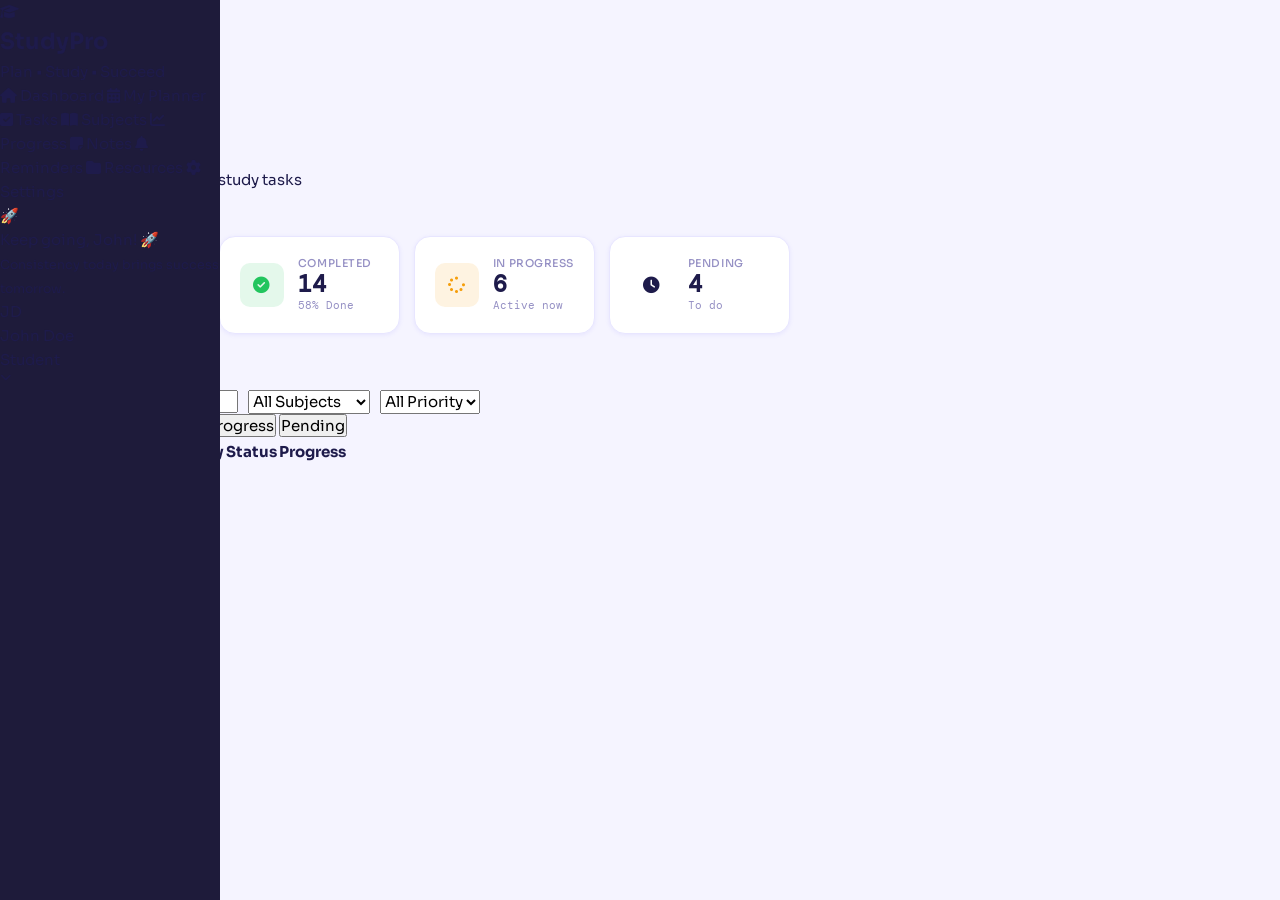
<file: tasks.html>
<!DOCTYPE html>
<html lang="en">
<head>
  <meta charset="UTF-8" />
  <meta name="viewport" content="width=device-width, initial-scale=1.0"/>
  <title>StudyPro — Tasks</title>
  <link href="https://fonts.googleapis.com/css2?family=Plus+Jakarta+Sans:wght@400;500;600;700;800&display=swap" rel="stylesheet"/>
  <link rel="stylesheet" href="https://cdnjs.cloudflare.com/ajax/libs/font-awesome/6.5.0/css/all.min.css"/>
  <link rel="stylesheet" href="css/style.css">
</head>
<body>

<!-- ════════════ SIDEBAR ════════════ -->
<aside class="sidebar">
  <div class="logo">
    <div class="logo-icon"><i class="fas fa-graduation-cap"></i></div>
    <div class="logo-text">
      <h2>StudyPro</h2>
      <span>Plan • Study • Succeed</span>
    </div>
  </div>

  <nav class="nav">
    <a href="index.html"><i class="fas fa-home"></i> Dashboard</a>
    <a href="planner.html"><i class="fas fa-calendar-alt"></i> My Planner</a>
    <a href="tasks.html" class="active"><i class="fas fa-check-square"></i> Tasks</a>
    <a href="subject.html"><i class="fas fa-book-open"></i> Subjects</a>
    
    <a href="progress.html"><i class="fas fa-chart-line"></i> Progress</a>
    <a href="notes.html"><i class="fas fa-sticky-note"></i> Notes</a>
    <a href="reminders.html"><i class="fas fa-bell"></i> Reminders</a>
    <a href="resources.html"><i class="fas fa-folder"></i> Resources</a>
    <a href="settings.html"><i class="fas fa-cog"></i> Settings</a>
  </nav>

  <div class="sidebar-footer">
    <div class="rocket">🚀</div>
    <p>Keep going, John! 🚀</p>
    <small>Consistency today brings success tomorrow.</small>
  </div>

  <div class="user-info">
    <div class="avatar">JD</div>
    <div>
      <div class="name">John Doe</div>
      <div class="role">Student</div>
    </div>
    <i class="fas fa-chevron-down" style="font-size:11px;"></i>
  </div>
</aside>

<!-- ════════════ MAIN ════════════ -->
<div class="main">

  <!-- TOPBAR -->
  <header class="topbar">
    <div class="search-box">
      <i class="fas fa-search"></i>
      <input type="text" placeholder="Search tasks, subjects, notes..."/>
    </div>
    <div class="topbar-actions">
      <button class="icon-btn"><i class="fas fa-moon"></i></button>
      <button class="icon-btn">
        <i class="fas fa-bell"></i>
        <span class="badge">3</span>
      </button>
    </div>
  </header>

  <!-- CONTENT -->
  <div class="content">

    <!-- PAGE HEADER -->
    <div class="page-header">
      <div>
        <h1>Tasks</h1>
        <p>Manage and track all your study tasks</p>
      </div>
      <button class="btn btn-primary" onclick="openModal()">
        <i class="fas fa-plus"></i> Add New Task
      </button>
    </div>

    <!-- STAT CARDS -->
    <div class="stats-grid">
      <div class="stat-card">
        <div class="stat-icon purple"><i class="fas fa-list-check"></i></div>
        <div>
          <div class="stat-label">Total Tasks</div>
          <div class="stat-value">24</div>
          <div class="stat-sub">This week</div>
        </div>
      </div>
      <div class="stat-card">
        <div class="stat-icon green"><i class="fas fa-circle-check"></i></div>
        <div>
          <div class="stat-label">Completed</div>
          <div class="stat-value">14</div>
          <div class="stat-sub done">58% Done</div>
        </div>
      </div>
      <div class="stat-card">
        <div class="stat-icon orange"><i class="fas fa-spinner"></i></div>
        <div>
          <div class="stat-label">In Progress</div>
          <div class="stat-value">6</div>
          <div class="stat-sub">Active now</div>
        </div>
      </div>
      <div class="stat-card">
        <div class="stat-icon red"><i class="fas fa-clock"></i></div>
        <div>
          <div class="stat-label">Pending</div>
          <div class="stat-value">4</div>
          <div class="stat-sub">To do</div>
        </div>
      </div>
    </div>

    <!-- TASKS PANEL -->
    <div class="tasks-panel">
      <div class="tasks-header">
        <div class="tasks-header-top">
          <h2>All Tasks</h2>
          <div style="display:flex;gap:10px;">
            <div class="search-inline">
              <i class="fas fa-search"></i>
              <input type="text" placeholder="Search tasks..." id="taskSearch" oninput="filterTasks()"/>
            </div>
            <select class="select-filter" id="subjectFilter" onchange="filterTasks()">
              <option value="">All Subjects</option>
              <option value="Mathematics">Mathematics</option>
              <option value="Physics">Physics</option>
              <option value="Chemistry">Chemistry</option>
              <option value="Biology">Biology</option>
              <option value="English">English</option>
              <option value="ICT">ICT</option>
            </select>
            <select class="select-filter" id="priorityFilter" onchange="filterTasks()">
              <option value="">All Priority</option>
              <option value="High">High</option>
              <option value="Medium">Medium</option>
              <option value="Low">Low</option>
            </select>
          </div>
        </div>
        <div class="filter-row">
          <div class="tab-filters">
            <button class="tab-btn active" onclick="setTab(this,'all')">All Tasks</button>
            <button class="tab-btn" onclick="setTab(this,'done')">Completed</button>
            <button class="tab-btn" onclick="setTab(this,'progress')">In Progress</button>
            <button class="tab-btn" onclick="setTab(this,'pending')">Pending</button>
          </div>
        </div>
      </div>

      <table class="tasks-table" id="tasksTable">
        <thead>
          <tr>
            <th>Task</th>
            <th>Subject</th>
            <th>Time</th>
            <th>Priority</th>
            <th>Status</th>
            <th>Progress</th>
            <th></th>
          </tr>
        </thead>
        <tbody id="tasksBody"></tbody>
      </table>

      <div class="pagination">
        <div class="pagination-info" id="pageInfo">Showing 1–10 of 24 tasks</div>
        <div class="page-btns">
          <button class="page-btn"><i class="fas fa-chevron-left" style="font-size:11px;"></i></button>
          <button class="page-btn active">1</button>
          <button class="page-btn">2</button>
          <button class="page-btn">3</button>
          <button class="page-btn"><i class="fas fa-chevron-right" style="font-size:11px;"></i></button>
        </div>
      </div>
    </div>
  </div>
</div>

<!-- ════════════ ADD TASK MODAL ════════════ -->
<div class="modal-overlay" id="modalOverlay" onclick="closeModalOutside(event)">
  <div class="modal">
    <div class="modal-header">
      <h3>Add New Task</h3>
      <button class="close-btn" onclick="closeModal()"><i class="fas fa-times"></i></button>
    </div>
    <div class="form-group">
      <label>Task Title</label>
      <input type="text" id="newTitle" placeholder="e.g. Practice calculus problems"/>
    </div>
    <div class="form-group">
      <label>Description</label>
      <textarea id="newDesc" placeholder="Add task details..."></textarea>
    </div>
    <div class="form-row">
      <div class="form-group">
        <label>Subject</label>
        <select id="newSubject">
          <option>Mathematics</option>
          <option>Physics</option>
          <option>Chemistry</option>
          <option>Biology</option>
          <option>English</option>
          <option>ICT</option>
        </select>
      </div>
      <div class="form-group">
        <label>Priority</label>
        <select id="newPriority">
          <option>High</option>
          <option>Medium</option>
          <option>Low</option>
        </select>
      </div>
    </div>
    <div class="form-row">
      <div class="form-group">
        <label>Start Time</label>
        <input type="time" id="newStart" value="09:00"/>
      </div>
      <div class="form-group">
        <label>End Time</label>
        <input type="time" id="newEnd" value="10:00"/>
      </div>
    </div>
    <div class="modal-footer">
      <button class="btn btn-outline" onclick="closeModal()">Cancel</button>
      <button class="btn btn-primary" onclick="addTask()"><i class="fas fa-plus"></i> Add Task</button>
    </div>
  </div>
</div>

</body>
</html>
</file>
<file: css/style.css>
/* ── Google Fonts ── */
@import url('https://fonts.googleapis.com/css2?family=Sora:wght@300;400;500;600;700;800&family=DM+Mono:wght@400;500&family=Instrument+Serif:ital@0;1&display=swap');

/* ── CSS Variables ── */
:root {
  --clr-primary:       #6C63FF;
  --clr-primary-light: #8B85FF;
  --clr-primary-dark:  #4B44CC;
  --clr-accent:        #FF6584;
  --clr-success:       #22C55E;
  --clr-warning:       #F59E0B;
  --clr-danger:        #EF4444;
  --clr-info:          #3B82F6;
  --clr-teal:          #14B8A6;

  /* Sidebar — dark navy/purple as in image */
  --sidebar-bg:        #1E1B3A;
  --sidebar-text:      #C5C2E8;
  --sidebar-text-muted:#7A76A8;
  --sidebar-border:    #2D2A50;
  --sidebar-hover-bg:  rgba(255,255,255,0.06);

  /* Main Content */
  --clr-bg:            #F5F4FF;
  --clr-surface:       #FFFFFF;
  --clr-surface-2:     #F0EFFF;
  --clr-border:        #E8E6FF;
  --clr-border-2:      #D1CFFF;
  --clr-text:          #1E1B4B;
  --clr-text-2:        #4B4878;
  --clr-text-muted:    #9590C4;
  --clr-shadow:        rgba(108, 99, 255, 0.10);

  --sidebar-width:     220px;

  --sp-xs:  0.25rem;
  --sp-sm:  0.5rem;
  --sp-md:  1rem;
  --sp-lg:  1.5rem;
  --sp-xl:  2rem;
  --sp-2xl: 3rem;

  --r-sm:   6px;
  --r-md:   10px;
  --r-lg:   16px;
  --r-xl:   20px;
  --r-full: 9999px;

  --font-sans:  'Sora', sans-serif;
  --font-mono:  'DM Mono', monospace;

  --tr-fast:   150ms ease;
  --tr-normal: 250ms ease;

  --shadow-sm: 0 1px 4px var(--clr-shadow);
  --shadow-md: 0 4px 16px var(--clr-shadow);
  --shadow-lg: 0 8px 32px var(--clr-shadow);
}

/* ── Reset ── */
*{ box-sizing: border-box; margin: 0; padding: 0; }
html { scroll-behavior: smooth; font-size: 15px; }
body {
  font-family: var(--font-sans);
  background: var(--clr-bg);
  color: var(--clr-text);
  line-height: 1.6;
  min-height: 100vh;
  display: flex;
  overflow-x: hidden;
}
img, svg { display: block; max-width: 100%; }
a { color: inherit; text-decoration: none; }
button, input, select, textarea { font-family: inherit; font-size: inherit; }
ul, ol { list-style: none; }

/* ── Sidebar ── */
.sidebar {
  position: fixed;
  inset: 0 auto 0 0;
  width: var(--sidebar-width);
  background: var(--sidebar-bg);
  display: flex;
  flex-direction: column;
  z-index: 200;
  overflow-y: auto;
  overflow-x: hidden;
  transition: width var(--tr-normal), transform var(--tr-normal);
}

.sidebar-brand {
  display: flex;
  align-items: center;
  gap: 10px;
  padding: 20px 20px 16px;
  border-bottom: 1px solid var(--sidebar-border);
}

.brand-icon {
  width: 36px;
  height: 36px;
  border-radius: var(--r-md);
  background: linear-gradient(135deg, var(--clr-primary), #A78BFA);
  display: flex;
  align-items: center;
  justify-content: center;
  color: #fff;
  font-size: 1rem;
  flex-shrink: 0;
}

.brand-text {
  display: flex;
  flex-direction: column;
}

.brand-name {
  font-size: 1.05rem;
  font-weight: 700;
  color: #fff;
  line-height: 1.2;
}

.brand-tagline {
  font-size: 0.62rem;
  color: var(--sidebar-text-muted);
  font-family: var(--font-mono);
  letter-spacing: 0.05em;
}

/* ── Sidebar Nav ── */
.sidebar-nav {
  flex: 1;
  padding: 12px 12px;
  display: flex;
  flex-direction: column;
  gap: 2px;
}

.nav-item {
  display: flex;
  align-items: center;
  gap: 10px;
  padding: 9px 12px;
  border-radius: var(--r-md);
  font-size: 0.875rem;
  font-weight: 500;
  color: var(--sidebar-text);
  transition: background var(--tr-fast), color var(--tr-fast);
  cursor: pointer;
}

.nav-item i {
  width: 18px;
  text-align: center;
  font-size: 0.95rem;
  flex-shrink: 0;
  opacity: 0.85;
}

.nav-item:hover {
  background: var(--sidebar-hover-bg);
  color: #fff;
}

.nav-item.active {
  background: var(--clr-primary);
  color: #fff;
  box-shadow: 0 4px 12px rgba(108, 99, 255, 0.4);
}

.nav-item.active i {
  opacity: 1;
}

/* ── Sidebar Motivation Box ── */
.sidebar-motivation {
  margin: 12px;
  background: linear-gradient(135deg, #2D2060, #1A1650);
  border-radius: var(--r-lg);
  padding: 16px;
  text-align: center;
  position: relative;
  overflow: hidden;
}

.motivation-rocket {
  font-size: 2.2rem;
  margin-bottom: 6px;
}

.motivation-title {
  font-size: 0.8rem;
  font-weight: 700;
  color: #fff;
  margin-bottom: 4px;
}

.motivation-text {
  font-size: 0.72rem;
  color: var(--sidebar-text-muted);
  line-height: 1.4;
}

/* ── Sidebar User ── */
.sidebar-user {
  display: flex;
  align-items: center;
  gap: 10px;
  padding: 14px 16px;
  border-top: 1px solid var(--sidebar-border);
  cursor: pointer;
}

.user-avatar {
  width: 34px;
  height: 34px;
  border-radius: 50%;
  background: linear-gradient(135deg, var(--clr-primary), var(--clr-primary-light));
  display: flex;
  align-items: center;
  justify-content: center;
  font-size: 0.7rem;
  font-weight: 700;
  color: #fff;
  flex-shrink: 0;
  overflow: hidden;
}

.user-avatar img {
  width: 100%;
  height: 100%;
  object-fit: cover;
  border-radius: 50%;
}

.user-info {
  flex: 1;
  display: flex;
  flex-direction: column;
  overflow: hidden;
}

.user-name {
  font-size: 0.82rem;
  font-weight: 600;
  color: #fff;
  white-space: nowrap;
  overflow: hidden;
  text-overflow: ellipsis;
}

.user-role {
  font-size: 0.68rem;
  color: var(--sidebar-text-muted);
}

.user-chevron {
  background: none;
  border: none;
  color: var(--sidebar-text-muted);
  cursor: pointer;
  font-size: 0.75rem;
  padding: 2px;
}

/* ── Main Wrapper ── */
.main-wrapper {
  margin-left: var(--sidebar-width);
  flex: 1;
  display: flex;
  flex-direction: column;
  min-height: 100vh;
  transition: margin-left var(--tr-normal);
}

/* ── Topnav ── */
.topnav {
  position: sticky;
  top: 0;
  z-index: 100;
  background: var(--clr-surface);
  border-bottom: 1px solid var(--clr-border);
  padding: 0 24px;
  display: flex;
  align-items: center;
  justify-content: space-between;
  gap: var(--sp-md);
  height: 58px;
  box-shadow: var(--shadow-sm);
}

.hamburger {
  display: none;
  background: none;
  border: none;
  cursor: pointer;
  color: var(--clr-text);
  font-size: 1.2rem;
  padding: 4px;
}

/* ── Search Bar ── */
.search-bar {
  display: flex;
  align-items: center;
  gap: 8px;
  background: var(--clr-bg);
  border: 1px solid var(--clr-border);
  border-radius: var(--r-full);
  padding: 7px 16px;
  width: 340px;
  transition: border-color var(--tr-fast), box-shadow var(--tr-fast);
}

.search-bar:focus-within {
  border-color: var(--clr-primary);
  box-shadow: 0 0 0 3px rgba(108,99,255,0.12);
}

.search-bar i {
  color: var(--clr-text-muted);
  font-size: 0.85rem;
}

.search-bar input {
  border: none;
  background: transparent;
  outline: none;
  flex: 1;
  font-size: 0.85rem;
  color: var(--clr-text);
}

.search-bar input::placeholder { color: var(--clr-text-muted); }

/* ── Topnav Actions ── */
.topnav-actions {
  display: flex;
  align-items: center;
  gap: 8px;
}

.icon-btn {
  width: 36px;
  height: 36px;
  border-radius: var(--r-md);
  background: none;
  border: none;
  cursor: pointer;
  display: flex;
  align-items: center;
  justify-content: center;
  color: var(--clr-text-2);
  font-size: 1rem;
  position: relative;
  transition: background var(--tr-fast), color var(--tr-fast);
}

.icon-btn:hover {
  background: var(--clr-surface-2);
  color: var(--clr-primary);
}

.notif-badge {
  position: absolute;
  top: 3px;
  right: 3px;
  background: var(--clr-danger);
  color: #fff;
  font-size: 0.55rem;
  font-weight: 700;
  width: 15px;
  height: 15px;
  border-radius: 50%;
  display: flex;
  align-items: center;
  justify-content: center;
  font-family: var(--font-mono);
}

/* ── Page Content ── */
.content {
  padding: 24px;
  flex: 1;
  display: flex;
  flex-direction: column;
  gap: 20px;
}

/* ── Greeting Row ── */
.greeting-row {
  display: flex;
  align-items: center;
  justify-content: space-between;
}

.greeting-title {
  font-size: 1.6rem;
  font-weight: 800;
  color: var(--clr-text);
  line-height: 1.2;
}

.greeting-sub {
  font-size: 0.85rem;
  color: var(--clr-text-muted);
  margin-top: 2px;
}

.streak-badge {
  display: flex;
  align-items: center;
  gap: 8px;
  background: var(--clr-surface);
  border: 1px solid var(--clr-border);
  border-radius: var(--r-lg);
  padding: 10px 16px;
  box-shadow: var(--shadow-sm);
}

.streak-fire { font-size: 1.4rem; }

.streak-num {
  display: block;
  font-size: 1.3rem;
  font-weight: 800;
  color: var(--clr-text);
  font-family: var(--font-mono);
  line-height: 1;
}

.streak-label {
  display: block;
  font-size: 0.68rem;
  color: var(--clr-text-muted);
  text-transform: uppercase;
  letter-spacing: 0.06em;
}

/* ── Stats Grid ── */
.stats-grid {
  display: grid;
  grid-template-columns: repeat(4, 1fr);
  gap: 14px;
}

.stat-card {
  background: var(--clr-surface);
  border: 1px solid var(--clr-border);
  border-radius: var(--r-lg);
  padding: 18px 20px;
  display: flex;
  align-items: center;
  gap: 14px;
  transition: transform var(--tr-fast), box-shadow var(--tr-fast);
  box-shadow: var(--shadow-sm);
}

.stat-card:hover {
  transform: translateY(-2px);
  box-shadow: var(--shadow-md);
}

.stat-icon {
  width: 44px;
  height: 44px;
  border-radius: var(--r-md);
  display: flex;
  align-items: center;
  justify-content: center;
  font-size: 1.1rem;
  flex-shrink: 0;
}

.stat-icon.purple { background: rgba(108,99,255,0.12); color: var(--clr-primary); }
.stat-icon.green  { background: rgba(34,197,94,0.12);  color: var(--clr-success); }
.stat-icon.blue   { background: rgba(59,130,246,0.12); color: var(--clr-info); }
.stat-icon.orange { background: rgba(245,158,11,0.12); color: var(--clr-warning); }

.stat-info {
  display: flex;
  flex-direction: column;
  gap: 2px;
  flex: 1;
}

.stat-label {
  font-size: 0.72rem;
  color: var(--clr-text-muted);
  font-weight: 500;
  text-transform: uppercase;
  letter-spacing: 0.05em;
}

.stat-value {
  font-size: 1.55rem;
  font-weight: 800;
  color: var(--clr-text);
  line-height: 1.1;
  font-family: var(--font-mono);
}

.stat-sub {
  font-size: 0.7rem;
  color: var(--clr-text-muted);
  font-family: var(--font-mono);
}

.stat-sub.green-text { color: var(--clr-success); }

.progress-bar-mini {
  height: 4px;
  background: var(--clr-border);
  border-radius: var(--r-full);
  overflow: hidden;
  margin-top: 4px;
}

.progress-fill {
  height: 100%;
  width: 72%;
  background: linear-gradient(90deg, var(--clr-warning), #FB923C);
  border-radius: var(--r-full);
}

/* ── Middle Row ── */
.middle-row {
  display: grid;
  grid-template-columns: 1fr 340px;
  gap: 18px;
  align-items: start;
}

/* ── Panel (generic card) ── */
.panel {
  background: var(--clr-surface);
  border: 1px solid var(--clr-border);
  border-radius: var(--r-lg);
  padding: 20px;
  box-shadow: var(--shadow-sm);
}

.panel-header {
  display: flex;
  align-items: center;
  justify-content: space-between;
  margin-bottom: 16px;
}

.panel-header h2 {
  font-size: 0.95rem;
  font-weight: 700;
  color: var(--clr-text);
}

.link-btn {
  background: none;
  border: none;
  font-size: 0.78rem;
  color: var(--clr-primary);
  font-weight: 600;
  cursor: pointer;
  padding: 0;
  font-family: inherit;
  transition: opacity var(--tr-fast);
}

.link-btn:hover { opacity: 0.75; }

/* ── Tasks Panel ── */
.tasks-panel { flex: 1; }

.task-list {
  display: flex;
  flex-direction: column;
  gap: 0;
}

.task-item {
  display: flex;
  align-items: center;
  gap: 12px;
  padding: 13px 0;
  border-bottom: 1px solid var(--clr-border);
  transition: background var(--tr-fast);
}

.task-item:last-child { border-bottom: none; }

.task-item:hover { background: var(--clr-surface-2); margin: 0 -8px; padding: 13px 8px; border-radius: var(--r-sm); }

/* Subject color bar on left */
.task-bar {
  width: 3px;
  height: 36px;
  border-radius: 2px;
  flex-shrink: 0;
}

.task-check {
  width: 22px;
  height: 22px;
  border-radius: 50%;
  border: 2px solid var(--clr-border-2);
  display: flex;
  align-items: center;
  justify-content: center;
  cursor: pointer;
  flex-shrink: 0;
  transition: all var(--tr-fast);
  font-size: 0.7rem;
  color: transparent;
}

.task-check.done {
  background: var(--clr-primary);
  border-color: var(--clr-primary);
  color: #fff;
}

.task-body { flex: 1; min-width: 0; }

.task-subject {
  font-size: 0.8rem;
  font-weight: 700;
  margin-bottom: 2px;
}

.task-desc {
  font-size: 0.8rem;
  color: var(--clr-text-2);
}

.task-desc.done-text { text-decoration: line-through; color: var(--clr-text-muted); }

.task-time {
  font-size: 0.72rem;
  color: var(--clr-text-muted);
  font-family: var(--font-mono);
  white-space: nowrap;
}

/* Priority badges */
.priority-badge {
  font-size: 0.68rem;
  font-weight: 600;
  padding: 3px 10px;
  border-radius: var(--r-full);
  font-family: var(--font-mono);
}

.priority-badge.high   { background: rgba(239,68,68,0.1);   color: var(--clr-danger); }
.priority-badge.medium { background: rgba(245,158,11,0.12); color: var(--clr-warning); }
.priority-badge.low    { background: rgba(34,197,94,0.1);   color: var(--clr-success); }

.task-more {
  background: none;
  border: none;
  cursor: pointer;
  color: var(--clr-text-muted);
  padding: 4px;
  font-size: 0.9rem;
  transition: color var(--tr-fast);
}

.task-more:hover { color: var(--clr-text); }

.add-task-btn {
  margin-top: 14px;
  background: none;
  border: 1.5px dashed var(--clr-border-2);
  border-radius: var(--r-md);
  color: var(--clr-primary);
  font-size: 0.82rem;
  font-weight: 600;
  padding: 10px;
  cursor: pointer;
  width: 100%;
  display: flex;
  align-items: center;
  justify-content: center;
  gap: 6px;
  font-family: inherit;
  transition: background var(--tr-fast), border-color var(--tr-fast);
}

.add-task-btn:hover {
  background: rgba(108,99,255,0.05);
  border-color: var(--clr-primary);
}

/* ── Right Column ── */
.right-col {
  display: flex;
  flex-direction: column;
  gap: 18px;
}

/* ── Calendar Panel ── */
.calendar-panel { }

.cal-nav {
  display: flex;
  align-items: center;
  justify-content: space-between;
  margin-bottom: 12px;
}

.cal-arrow {
  background: none;
  border: none;
  cursor: pointer;
  color: var(--clr-text-muted);
  font-size: 0.8rem;
  padding: 4px 8px;
  border-radius: var(--r-sm);
  transition: color var(--tr-fast), background var(--tr-fast);
}

.cal-arrow:hover { color: var(--clr-primary); background: var(--clr-surface-2); }

.cal-month {
  font-size: 0.85rem;
  font-weight: 700;
  color: var(--clr-text);
}

.cal-grid {
  display: grid;
  grid-template-columns: repeat(7, 1fr);
  gap: 2px;
  margin-bottom: 4px;
}

.cal-day-name {
  font-size: 0.65rem;
  font-weight: 700;
  color: var(--clr-text-muted);
  text-align: center;
  padding: 4px 0;
  text-transform: uppercase;
  letter-spacing: 0.04em;
}

.cal-days {
  display: grid;
  grid-template-columns: repeat(7, 1fr);
  gap: 2px;
}

.cal-day {
  aspect-ratio: 1;
  display: flex;
  align-items: center;
  justify-content: center;
  font-size: 0.75rem;
  font-weight: 500;
  color: var(--clr-text);
  border-radius: var(--r-sm);
  cursor: pointer;
  transition: background var(--tr-fast), color var(--tr-fast);
}

.cal-day:hover {
  background: var(--clr-surface-2);
  color: var(--clr-primary);
}

.cal-day.today {
  background: var(--clr-primary);
  color: #fff;
  font-weight: 700;
  box-shadow: 0 2px 8px rgba(108,99,255,0.35);
}

.cal-day.other-month {
  color: var(--clr-text-muted);
  opacity: 0.5;
}

.cal-day.has-event::after {
  content: '';
  position: absolute;
  bottom: 2px;
  width: 4px;
  height: 4px;
  border-radius: 50%;
  background: var(--clr-accent);
}

/* ── Progress Panel ── */
.progress-panel { }

.donut-wrap {
  display: flex;
  align-items: center;
  gap: 20px;
}

.donut-svg {
  width: 120px;
  height: 120px;
  flex-shrink: 0;
  transform: rotate(-90deg);
}

.donut-bg {
  fill: none;
  stroke: var(--clr-surface-2);
  stroke-width: 14;
}

.donut-seg {
  fill: none;
  stroke-width: 14;
  stroke-linecap: round;
}

.donut-completed { stroke: var(--clr-primary); }
.donut-progress  { stroke: var(--clr-warning); }
.donut-pending   { stroke: #E2E0F9; }

.donut-pct {
  font-size: 18px;
  font-weight: 800;
  fill: var(--clr-text);
  text-anchor: middle;
  dominant-baseline: middle;
  transform: rotate(90deg);
  transform-origin: center;
  font-family: 'Sora', sans-serif;
}

.donut-lbl {
  font-size: 8px;
  fill: var(--clr-text-muted);
  text-anchor: middle;
  transform: rotate(90deg);
  transform-origin: center;
  font-family: 'Sora', sans-serif;
}

.donut-legend {
  display: flex;
  flex-direction: column;
  gap: 10px;
}

.legend-item {
  display: flex;
  align-items: center;
  gap: 8px;
}

.dot {
  width: 10px;
  height: 10px;
  border-radius: 50%;
  flex-shrink: 0;
}

.dot.green  { background: var(--clr-primary); }
.dot.yellow { background: var(--clr-warning); }
.dot.grey   { background: #E2E0F9; border: 1px solid var(--clr-border-2); }

.legend-item strong {
  display: block;
  font-size: 0.75rem;
  font-weight: 600;
  color: var(--clr-text);
  line-height: 1.2;
}

.legend-item small {
  display: block;
  font-size: 0.68rem;
  color: var(--clr-text-muted);
  font-family: var(--font-mono);
}

/* ── Bottom Row ── */
.bottom-row {
  display: grid;
  grid-template-columns: 1fr 340px;
  gap: 18px;
  align-items: start;
}

/* ── Weekly Overview ── */
.weekly-panel { }

.weekly-grid {
  display: grid;
  grid-template-columns: repeat(7, 1fr);
  gap: 8px;
}

.week-day-col {
  display: flex;
  flex-direction: column;
  gap: 0;
}

.week-day-header {
  text-align: center;
  padding: 8px 4px 10px;
  border: 1.5px solid var(--clr-border);
  border-radius: var(--r-md) var(--r-md) 0 0;
  border-bottom: none;
  background: var(--clr-surface);
}

.week-day-header.today-col {
  border-color: var(--clr-primary);
  background: rgba(108,99,255,0.04);
}

.week-day-name {
  font-size: 0.78rem;
  font-weight: 700;
  color: var(--clr-text);
  display: block;
}

.week-day-header.today-col .week-day-name { color: var(--clr-primary); }

.week-day-date {
  font-size: 0.65rem;
  color: var(--clr-text-muted);
  display: block;
  font-family: var(--font-mono);
}

.week-tasks {
  border: 1.5px solid var(--clr-border);
  border-top: none;
  border-radius: 0 0 var(--r-md) var(--r-md);
  padding: 8px 6px;
  display: flex;
  flex-direction: column;
  gap: 5px;
  min-height: 100px;
  background: var(--clr-surface);
}

.week-day-header.today-col + .week-tasks {
  border-color: var(--clr-primary);
}

.week-task-tag {
  font-size: 0.64rem;
  color: var(--clr-text-2);
  display: flex;
  align-items: center;
  gap: 4px;
  line-height: 1.3;
}

.week-task-tag::before {
  content: '';
  width: 5px;
  height: 5px;
  border-radius: 50%;
  flex-shrink: 0;
}

.week-task-tag.dot-purple::before { background: var(--clr-primary); }
.week-task-tag.dot-orange::before { background: var(--clr-warning); }
.week-task-tag.dot-green::before  { background: var(--clr-success); }
.week-task-tag.dot-red::before    { background: var(--clr-danger); }
.week-task-tag.dot-teal::before   { background: var(--clr-teal); }
.week-task-tag.dot-blue::before   { background: var(--clr-info); }

.week-rest {
  font-size: 0.72rem;
  color: var(--clr-text-muted);
  text-align: center;
  margin-top: 8px;
}

.week-add-btn {
  font-size: 0.65rem;
  color: var(--clr-primary);
  background: none;
  border: none;
  cursor: pointer;
  display: flex;
  align-items: center;
  gap: 3px;
  font-weight: 600;
  margin-top: 6px;
  padding: 0;
  font-family: inherit;
  transition: opacity var(--tr-fast);
}

.week-add-btn:hover { opacity: 0.7; }

/* ── Reminders Panel ── */
.reminders-panel { }

.reminder-list {
  display: flex;
  flex-direction: column;
  gap: 12px;
}

.reminder-item {
  display: flex;
  align-items: center;
  gap: 10px;
}

.reminder-icon {
  width: 36px;
  height: 36px;
  border-radius: var(--r-md);
  display: flex;
  align-items: center;
  justify-content: center;
  font-size: 0.9rem;
  flex-shrink: 0;
}

.reminder-icon.purple { background: rgba(108,99,255,0.12); color: var(--clr-primary); }
.reminder-icon.blue   { background: rgba(59,130,246,0.12); color: var(--clr-info); }
.reminder-icon.green  { background: rgba(34,197,94,0.12);  color: var(--clr-success); }
.reminder-icon.orange { background: rgba(245,158,11,0.12); color: var(--clr-warning); }

.reminder-body { flex: 1; min-width: 0; }

.reminder-name {
  font-size: 0.8rem;
  font-weight: 600;
  color: var(--clr-text);
}

.reminder-time {
  font-size: 0.7rem;
  color: var(--clr-text-muted);
  font-family: var(--font-mono);
}

.reminder-more {
  background: none;
  border: none;
  cursor: pointer;
  color: var(--clr-text-muted);
  font-size: 0.9rem;
  padding: 4px;
}

/* ── Upload Panel ── */
.upload-panel { }

.badge-label {
  font-size: 0.68rem;
  color: var(--clr-text-muted);
  font-family: var(--font-mono);
  background: var(--clr-surface-2);
  padding: 2px 8px;
  border-radius: var(--r-full);
}

.upload-zone {
  border: 2px dashed var(--clr-border-2);
  border-radius: var(--r-lg);
  padding: 28px;
  display: flex;
  flex-direction: column;
  align-items: center;
  justify-content: center;
  gap: 8px;
  text-align: center;
  transition: border-color var(--tr-fast), background var(--tr-fast);
  cursor: pointer;
}

.upload-zone:hover, .upload-zone.drag-over {
  border-color: var(--clr-primary);
  background: rgba(108,99,255,0.03);
}

.upload-icon {
  font-size: 2rem;
  color: var(--clr-primary);
  opacity: 0.7;
}

.upload-title {
  font-size: 0.9rem;
  font-weight: 700;
  color: var(--clr-text);
}

.upload-sub {
  font-size: 0.75rem;
  color: var(--clr-text-muted);
}

.btn-upload {
  margin-top: 4px;
  padding: 8px 20px;
  background: var(--clr-primary);
  color: #fff;
  border: none;
  border-radius: var(--r-md);
  font-size: 0.82rem;
  font-weight: 600;
  cursor: pointer;
  font-family: inherit;
  transition: background var(--tr-fast), box-shadow var(--tr-fast);
}

.btn-upload:hover {
  background: var(--clr-primary-dark);
  box-shadow: 0 4px 12px rgba(108,99,255,0.3);
}

.uploaded-files {
  display: flex;
  flex-wrap: wrap;
  gap: 8px;
  margin-top: 12px;
}

.uploaded-file-chip {
  display: flex;
  align-items: center;
  gap: 6px;
  background: var(--clr-surface-2);
  border: 1px solid var(--clr-border);
  border-radius: var(--r-full);
  padding: 5px 12px;
  font-size: 0.75rem;
  color: var(--clr-text-2);
}

.uploaded-file-chip i { color: var(--clr-primary); font-size: 0.8rem; }

/* ── Modal ── */
.modal-overlay {
  position: fixed;
  inset: 0;
  background: rgba(0,0,0,0.45);
  backdrop-filter: blur(4px);
  z-index: 400;
  display: none;
  align-items: center;
  justify-content: center;
  padding: var(--sp-lg);
}

.modal-overlay.open { display: flex; }

.modal {
  background: var(--clr-surface);
  border: 1px solid var(--clr-border);
  border-radius: var(--r-xl);
  padding: var(--sp-xl);
  width: 100%;
  max-width: 480px;
  box-shadow: var(--shadow-lg);
  animation: modal-in 0.25s ease;
}

@keyframes modal-in {
  from { opacity: 0; transform: translateY(16px) scale(0.97); }
  to   { opacity: 1; transform: translateY(0) scale(1); }
}

.modal-header {
  display: flex;
  align-items: center;
  justify-content: space-between;
  margin-bottom: var(--sp-lg);
}

.modal-header h3 {
  font-size: 1.05rem;
  font-weight: 700;
  color: var(--clr-text);
}

.modal-close {
  background: none;
  border: none;
  cursor: pointer;
  color: var(--clr-text-muted);
  font-size: 1rem;
  padding: 4px;
  border-radius: var(--r-sm);
  transition: color var(--tr-fast), background var(--tr-fast);
}

.modal-close:hover { color: var(--clr-text); background: var(--clr-surface-2); }

.modal-body { display: flex; flex-direction: column; gap: 14px; }

.form-group { display: flex; flex-direction: column; gap: 6px; }

.form-group label {
  font-size: 0.75rem;
  font-weight: 600;
  color: var(--clr-text-2);
  text-transform: uppercase;
  letter-spacing: 0.05em;
}

.form-group input,
.form-group select {
  padding: 8px 12px;
  background: var(--clr-bg);
  border: 1px solid var(--clr-border);
  border-radius: var(--r-md);
  color: var(--clr-text);
  font-size: 0.875rem;
  outline: none;
  transition: border-color var(--tr-fast), box-shadow var(--tr-fast);
}

.form-group input:focus,
.form-group select:focus {
  border-color: var(--clr-primary);
  box-shadow: 0 0 0 3px rgba(108,99,255,0.12);
}

.form-row {
  display: grid;
  grid-template-columns: 1fr 1fr;
  gap: 12px;
}

.modal-footer {
  display: flex;
  justify-content: flex-end;
  gap: 10px;
  margin-top: 20px;
}

.btn-cancel {
  padding: 8px 18px;
  background: none;
  border: 1px solid var(--clr-border);
  border-radius: var(--r-md);
  font-size: 0.85rem;
  font-weight: 600;
  color: var(--clr-text-2);
  cursor: pointer;
  font-family: inherit;
  transition: background var(--tr-fast);
}

.btn-cancel:hover { background: var(--clr-surface-2); }

.btn-save {
  padding: 8px 18px;
  background: var(--clr-primary);
  border: none;
  border-radius: var(--r-md);
  font-size: 0.85rem;
  font-weight: 600;
  color: #fff;
  cursor: pointer;
  font-family: inherit;
  transition: background var(--tr-fast), box-shadow var(--tr-fast);
}

.btn-save:hover {
  background: var(--clr-primary-dark);
  box-shadow: 0 4px 12px rgba(108,99,255,0.3);
}

/* ── Scrollbar ── */
::-webkit-scrollbar { width: 5px; height: 5px; }
::-webkit-scrollbar-track { background: transparent; }
::-webkit-scrollbar-thumb { background: var(--clr-border-2); border-radius: var(--r-full); }
::-webkit-scrollbar-thumb:hover { background: var(--clr-primary); }

/* ── Utility ── */
.hidden { display: none !important; }
.text-muted { color: var(--clr-text-muted); }

/* ================================================================
   DARK MODE (toggle via [data-theme="dark"] on <html>)
   ================================================================ */
[data-theme="dark"] {
  --clr-bg:         #0F0E1A;
  --clr-surface:    #1A1830;
  --clr-surface-2:  #221F3A;
  --clr-border:     #2D2A50;
  --clr-border-2:   #3A3660;
  --clr-text:       #EDE9FF;
  --clr-text-2:     #B8B2EF;
  --clr-text-muted: #6E699A;
  --clr-shadow:     rgba(0,0,0,0.35);
}

/* ================================================================
   RESPONSIVE
   ================================================================ */
@media (max-width: 1200px) {
  .middle-row,
  .bottom-row {
    grid-template-columns: 1fr;
  }

  .right-col {
    display: grid;
    grid-template-columns: 1fr 1fr;
  }
}

@media (max-width: 1024px) {
  .stats-grid {
    grid-template-columns: repeat(2, 1fr);
  }

  .weekly-grid {
    grid-template-columns: repeat(4, 1fr);
  }
}

@media (max-width: 768px) {
  .sidebar {
    transform: translateX(-100%);
  }

  .sidebar.open {
    transform: translateX(0);
  }

  .main-wrapper {
    margin-left: 0;
  }

  .hamburger {
    display: flex;
    align-items: center;
    justify-content: center;
  }

  .content {
    padding: 16px;
  }

  .stats-grid {
    grid-template-columns: repeat(2, 1fr);
    gap: 10px;
  }

  .right-col {
    grid-template-columns: 1fr;
  }

  .greeting-title {
    font-size: 1.3rem;
  }

  .weekly-grid {
    grid-template-columns: repeat(3, 1fr);
  }
}

@media (max-width: 480px) {
  .stats-grid {
    grid-template-columns: 1fr 1fr;
    gap: 8px;
  }

  .stat-card {
    padding: 12px;
  }

  .stat-value {
    font-size: 1.25rem;
  }

  .search-bar {
    width: 200px;
  }

  .weekly-grid {
    grid-template-columns: repeat(2, 1fr);
  }
}
</file>
<file: css/planner.css>
/* ── CSS Variables ── */
    :root {
      --clr-primary:       #6C63FF;
      --clr-primary-light: #8B85FF;
      --clr-primary-dark:  #4B44CC;
      --clr-accent:        #FF6584;
      --clr-success:       #22C55E;
      --clr-warning:       #F59E0B;
      --clr-danger:        #EF4444;
      --clr-info:          #3B82F6;
      --clr-teal:          #14B8A6;

      --sidebar-bg:        #1E1B3A;
      --sidebar-text:      #C5C2E8;
      --sidebar-text-muted:#7A76A8;
      --sidebar-border:    #2D2A50;
      --sidebar-hover-bg:  rgba(255,255,255,0.06);

      --clr-bg:            #F5F4FF;
      --clr-surface:       #FFFFFF;
      --clr-surface-2:     #F0EFFF;
      --clr-border:        #E8E6FF;
      --clr-border-2:      #D1CFFF;
      --clr-text:          #1E1B4B;
      --clr-text-2:        #4B4878;
      --clr-text-muted:    #9590C4;
      --clr-shadow:        rgba(108,99,255,0.10);

      --sidebar-width:     220px;
      --font-sans: 'Plus Jakarta Sans', sans-serif;
      --r-sm: 6px; --r-md: 10px; --r-lg: 16px; --r-xl: 20px; --r-full: 9999px;
      --tr-fast: 150ms ease; --tr-normal: 250ms ease;
      --shadow-sm: 0 1px 4px var(--clr-shadow);
      --shadow-md: 0 4px 16px var(--clr-shadow);
    }

    * { box-sizing: border-box; margin: 0; padding: 0; }
    html { font-size: 15px; }
    body {
      font-family: var(--font-sans);
      background: var(--clr-bg);
      color: var(--clr-text);
      line-height: 1.6;
      min-height: 100vh;
      display: flex;
      overflow-x: hidden;
    }
    a { color: inherit; text-decoration: none; }
    button { font-family: inherit; font-size: inherit; cursor: pointer; }

    /* ══ SIDEBAR ══ */
    .sidebar {
      position: fixed;
      inset: 0 auto 0 0;
      width: var(--sidebar-width);
      background: var(--sidebar-bg);
      display: flex;
      flex-direction: column;
      z-index: 200;
      overflow-y: auto;
    }

    .sidebar-brand {
      display: flex;
      align-items: center;
      gap: 10px;
      padding: 20px 20px 16px;
      border-bottom: 1px solid var(--sidebar-border);
    }
    .brand-icon {
      width: 38px; height: 38px;
      border-radius: var(--r-md);
      background: linear-gradient(135deg, var(--clr-primary), #A78BFA);
      display: flex; align-items: center; justify-content: center;
      color: #fff; font-size: 1rem; flex-shrink: 0;
    }
    .brand-name { font-size: 1.05rem; font-weight: 800; color: #fff; }
    .brand-tagline { font-size: 0.6rem; color: var(--sidebar-text-muted); letter-spacing: 0.04em; }

    .sidebar-nav {
      flex: 1;
      padding: 12px;
      display: flex;
      flex-direction: column;
      gap: 2px;
    }
    .nav-item {
      display: flex;
      align-items: center;
      gap: 10px;
      padding: 9px 12px;
      border-radius: var(--r-md);
      font-size: 0.875rem;
      font-weight: 500;
      color: var(--sidebar-text);
      transition: background var(--tr-fast), color var(--tr-fast);
    }
    .nav-item i { width: 18px; text-align: center; font-size: 0.9rem; opacity: 0.85; }
    .nav-item:hover { background: var(--sidebar-hover-bg); color: #fff; }
    .nav-item.active {
      background: var(--clr-primary);
      color: #fff;
      box-shadow: 0 4px 12px rgba(108,99,255,0.4);
    }
    .nav-item.active i { opacity: 1; }

    /* Motivation box */
    .sidebar-motivation {
      margin: 12px;
      background: linear-gradient(135deg, #2D2060, #1A1650);
      border-radius: var(--r-lg);
      padding: 16px;
      text-align: center;
      position: relative;
      overflow: hidden;
    }
    .motivation-rocket {
      font-size: 2.4rem;
      margin-bottom: 6px;
      display: block;
      filter: drop-shadow(0 0 12px rgba(108,99,255,0.6));
    }
    .motivation-title { font-size: 0.8rem; font-weight: 700; color: #fff; margin-bottom: 4px; }
    .motivation-text { font-size: 0.7rem; color: var(--sidebar-text-muted); line-height: 1.45; }
    /* Stars decoration */
    .motivation-stars { position: absolute; top: 8px; right: 10px; color: rgba(255,255,255,0.25); font-size: 0.5rem; }

    /* User */
    .sidebar-user {
      display: flex;
      align-items: center;
      gap: 10px;
      padding: 14px 16px;
      border-top: 1px solid var(--sidebar-border);
    }
    .user-avatar {
      width: 34px; height: 34px; border-radius: 50%;
      background: linear-gradient(135deg, #6C63FF, #A78BFA);
      display: flex; align-items: center; justify-content: center;
      font-size: 0.65rem; font-weight: 700; color: #fff; flex-shrink: 0;
      overflow: hidden;
    }
    .user-avatar img { width: 100%; height: 100%; object-fit: cover; border-radius: 50%; }
    .user-name { font-size: 0.82rem; font-weight: 600; color: #fff; }
    .user-role { font-size: 0.68rem; color: var(--sidebar-text-muted); }
    .user-chevron { margin-left: auto; color: var(--sidebar-text-muted); font-size: 0.7rem; }

    /* ══ MAIN ══ */
    .main {
      margin-left: var(--sidebar-width);
      flex: 1;
      display: flex;
      flex-direction: column;
      min-height: 100vh;
    }

    /* Topbar */
    .topbar {
      position: sticky; top: 0; z-index: 100;
      background: var(--clr-surface);
      border-bottom: 1px solid var(--clr-border);
      padding: 0 24px;
      height: 58px;
      display: flex;
      align-items: center;
      justify-content: space-between;
      gap: 16px;
      box-shadow: var(--shadow-sm);
    }
    .search-bar {
      display: flex;
      align-items: center;
      gap: 8px;
      background: var(--clr-bg);
      border: 1px solid var(--clr-border);
      border-radius: var(--r-full);
      padding: 7px 16px;
      width: 340px;
      transition: border-color var(--tr-fast), box-shadow var(--tr-fast);
    }
    .search-bar:focus-within {
      border-color: var(--clr-primary);
      box-shadow: 0 0 0 3px rgba(108,99,255,0.12);
    }
    .search-bar i { color: var(--clr-text-muted); font-size: 0.85rem; }
    .search-bar input {
      border: none; background: transparent; outline: none;
      flex: 1; font-size: 0.85rem; color: var(--clr-text);
    }
    .search-bar input::placeholder { color: var(--clr-text-muted); }

    .topbar-actions { display: flex; align-items: center; gap: 8px; }
    .icon-btn {
      width: 36px; height: 36px; border-radius: var(--r-md);
      background: none; border: none;
      display: flex; align-items: center; justify-content: center;
      color: var(--clr-text-2); font-size: 1rem; position: relative;
      transition: background var(--tr-fast), color var(--tr-fast);
    }
    .icon-btn:hover { background: var(--clr-surface-2); color: var(--clr-primary); }
    .notif-badge {
      position: absolute; top: 3px; right: 3px;
      background: var(--clr-danger); color: #fff;
      font-size: 0.55rem; font-weight: 700;
      width: 15px; height: 15px; border-radius: 50%;
      display: flex; align-items: center; justify-content: center;
    }

    /* ══ CONTENT AREA ══ */
    .content {
      flex: 1;
      display: grid;
      grid-template-columns: 1fr 300px;
      grid-template-rows: auto;
      gap: 0;
      overflow: hidden;
    }

    .content-left {
      padding: 24px;
      display: flex;
      flex-direction: column;
      gap: 20px;
      overflow-y: auto;
      border-right: 1px solid var(--clr-border);
    }

    .content-right {
      padding: 20px;
      display: flex;
      flex-direction: column;
      gap: 20px;
      overflow-y: auto;
      background: var(--clr-surface);
    }

    /* ── Greeting ── */
    .greeting-title {
      font-size: 1.65rem;
      font-weight: 800;
      color: var(--clr-text);
      line-height: 1.2;
    }
    .greeting-sub {
      font-size: 0.85rem;
      color: var(--clr-text-muted);
      margin-top: 2px;
    }

    /* ── Stat Strip (4 cards) ── */
    .stats-grid {
      display: grid;
      grid-template-columns: repeat(4, 1fr);
      gap: 14px;
    }
    .stat-card {
      background: var(--clr-surface);
      border: 1px solid var(--clr-border);
      border-radius: var(--r-lg);
      padding: 16px 18px;
      display: flex;
      align-items: center;
      gap: 14px;
      box-shadow: var(--shadow-sm);
      transition: transform var(--tr-fast), box-shadow var(--tr-fast);
    }
    .stat-card:hover { transform: translateY(-2px); box-shadow: var(--shadow-md); }
    .stat-icon {
      width: 44px; height: 44px; border-radius: var(--r-md);
      display: flex; align-items: center; justify-content: center;
      font-size: 1.1rem; flex-shrink: 0;
    }
    .stat-icon.purple { background: rgba(108,99,255,0.12); color: var(--clr-primary); }
    .stat-icon.green  { background: rgba(34,197,94,0.12);  color: var(--clr-success); }
    .stat-icon.blue   { background: rgba(59,130,246,0.12); color: var(--clr-info); }
    .stat-icon.orange { background: rgba(245,158,11,0.12); color: var(--clr-warning); }
    .stat-label { font-size: 0.7rem; color: var(--clr-text-muted); font-weight: 500; text-transform: uppercase; letter-spacing: 0.05em; }
    .stat-value { font-size: 1.55rem; font-weight: 800; color: var(--clr-text); line-height: 1.1; }
    .stat-sub { font-size: 0.7rem; color: var(--clr-text-muted); }
    .stat-sub.green { color: var(--clr-success); font-weight: 600; }
    .progress-bar-mini {
      height: 4px; background: var(--clr-border); border-radius: var(--r-full); overflow: hidden; margin-top: 4px;
    }
    .progress-fill {
      height: 100%; width: 72%;
      background: linear-gradient(90deg, var(--clr-warning), #FB923C);
      border-radius: var(--r-full);
    }

    /* ── Today's Plan panel ── */
    .panel {
      background: var(--clr-surface);
      border: 1px solid var(--clr-border);
      border-radius: var(--r-lg);
      padding: 20px;
      box-shadow: var(--shadow-sm);
    }
    .panel-header {
      display: flex; align-items: center; justify-content: space-between;
      margin-bottom: 14px;
    }
    .panel-header h2 { font-size: 0.95rem; font-weight: 700; color: var(--clr-text); }
    .link-btn {
      background: none; border: none; padding: 0;
      font-size: 0.78rem; color: var(--clr-primary); font-weight: 600;
      cursor: pointer; transition: opacity var(--tr-fast);
    }
    .link-btn:hover { opacity: 0.7; }

    /* Task rows */
    .task-item {
      display: flex;
      align-items: center;
      gap: 12px;
      padding: 12px 0;
      border-bottom: 1px solid var(--clr-border);
      transition: background var(--tr-fast);
    }
    .task-item:last-child { border-bottom: none; }
    .task-bar { width: 3px; height: 36px; border-radius: 2px; flex-shrink: 0; }
    .task-check {
      width: 22px; height: 22px; border-radius: 50%;
      border: 2px solid var(--clr-border-2);
      display: flex; align-items: center; justify-content: center;
      flex-shrink: 0; transition: all var(--tr-fast);
      font-size: 0.65rem; color: transparent;
    }
    .task-check.done { background: var(--clr-primary); border-color: var(--clr-primary); color: #fff; }
    .task-body { flex: 1; min-width: 0; }
    .task-subject { font-size: 0.8rem; font-weight: 700; margin-bottom: 1px; }
    .task-desc { font-size: 0.8rem; color: var(--clr-text-2); }
    .task-time { font-size: 0.72rem; color: var(--clr-text-muted); white-space: nowrap; }
    .priority-badge {
      font-size: 0.68rem; font-weight: 600;
      padding: 3px 10px; border-radius: var(--r-full);
    }
    .priority-badge.high   { background: rgba(239,68,68,0.1);   color: var(--clr-danger); }
    .priority-badge.medium { background: rgba(245,158,11,0.12); color: var(--clr-warning); }
    .priority-badge.low    { background: rgba(34,197,94,0.1);   color: var(--clr-success); }
    .task-more { background: none; border: none; color: var(--clr-text-muted); padding: 4px; font-size: 0.9rem; }

    /* ── Weekly Overview ── */
    .weekly-grid {
      display: grid;
      grid-template-columns: repeat(7, 1fr);
      gap: 8px;
    }
    .week-col { display: flex; flex-direction: column; }
    .week-header {
      text-align: center;
      padding: 8px 4px 10px;
      border: 1.5px solid var(--clr-border);
      border-radius: var(--r-md) var(--r-md) 0 0;
      border-bottom: none;
      background: var(--clr-surface);
    }
    .week-header.today { border-color: var(--clr-primary); background: rgba(108,99,255,0.04); }
    .week-day-name { font-size: 0.78rem; font-weight: 700; color: var(--clr-text); display: block; }
    .week-header.today .week-day-name { color: var(--clr-primary); }
    .week-day-date { font-size: 0.65rem; color: var(--clr-text-muted); display: block; }
    .week-tasks {
      border: 1.5px solid var(--clr-border);
      border-top: none;
      border-radius: 0 0 var(--r-md) var(--r-md);
      padding: 8px 6px;
      display: flex; flex-direction: column; gap: 4px;
      min-height: 100px;
      background: var(--clr-surface);
    }
    .week-header.today + .week-tasks { border-color: var(--clr-primary); }
    .week-tag {
      font-size: 0.63rem; color: var(--clr-text-2);
      display: flex; align-items: center; gap: 4px; line-height: 1.3;
    }
    .week-tag::before {
      content: ''; width: 5px; height: 5px; border-radius: 50%; flex-shrink: 0;
    }
    .week-tag.purple::before { background: var(--clr-primary); }
    .week-tag.orange::before { background: var(--clr-warning); }
    .week-tag.green::before  { background: var(--clr-success); }
    .week-tag.red::before    { background: var(--clr-danger); }
    .week-tag.teal::before   { background: var(--clr-teal); }
    .week-tag.blue::before   { background: var(--clr-info); }
    .week-rest { font-size: 0.72rem; color: var(--clr-text-muted); text-align: center; margin-top: 10px; }
    .week-add {
      font-size: 0.62rem; color: var(--clr-primary); background: none; border: none;
      display: flex; align-items: center; gap: 3px; font-weight: 600; margin-top: 5px;
      padding: 0; cursor: pointer; transition: opacity var(--tr-fast);
    }
    .week-add:hover { opacity: 0.7; }

    /* ══ RIGHT COLUMN ══ */

    /* Calendar */
    .cal-title { font-size: 0.95rem; font-weight: 700; color: var(--clr-text); margin-bottom: 12px; }
    .cal-nav {
      display: flex; align-items: center; justify-content: space-between;
      margin-bottom: 10px;
    }
    .cal-month { font-size: 0.85rem; font-weight: 700; color: var(--clr-text); }
    .cal-arrow {
      background: none; border: none; color: var(--clr-text-muted);
      font-size: 0.8rem; padding: 4px 8px; border-radius: var(--r-sm);
      transition: color var(--tr-fast);
    }
    .cal-arrow:hover { color: var(--clr-primary); }
    .cal-grid {
      display: grid; grid-template-columns: repeat(7, 1fr);
      gap: 2px; margin-bottom: 4px;
    }
    .cal-day-name {
      font-size: 0.63rem; font-weight: 700; color: var(--clr-text-muted);
      text-align: center; padding: 4px 0;
      text-transform: uppercase; letter-spacing: 0.04em;
    }
    .cal-days { display: grid; grid-template-columns: repeat(7, 1fr); gap: 2px; }
    .cal-day {
      aspect-ratio: 1;
      display: flex; align-items: center; justify-content: center;
      font-size: 0.75rem; font-weight: 500; color: var(--clr-text);
      border-radius: var(--r-sm); cursor: pointer;
      transition: background var(--tr-fast);
    }
    .cal-day:hover { background: var(--clr-surface-2); color: var(--clr-primary); }
    .cal-day.today {
      background: var(--clr-primary); color: #fff; font-weight: 700;
      box-shadow: 0 2px 8px rgba(108,99,255,0.35);
    }
    .cal-day.other { color: var(--clr-text-muted); opacity: 0.4; }

    /* Progress donut */
    .progress-header {
      display: flex; align-items: center; justify-content: space-between;
      margin-bottom: 14px;
    }
    .progress-header h3 { font-size: 0.9rem; font-weight: 700; color: var(--clr-text); }
    .donut-wrap { display: flex; align-items: center; gap: 16px; }
    .donut-svg { width: 110px; height: 110px; flex-shrink: 0; transform: rotate(-90deg); }
    .donut-bg { fill: none; stroke: var(--clr-surface-2); stroke-width: 14; }
    .donut-seg { fill: none; stroke-width: 14; stroke-linecap: round; }
    .seg-completed { stroke: var(--clr-primary); }
    .seg-progress  { stroke: var(--clr-warning); }
    .seg-pending   { stroke: #E8E6F0; }
    .donut-label {
      font-size: 18px; font-weight: 800; fill: var(--clr-text); text-anchor: middle;
      dominant-baseline: middle; transform: rotate(90deg); transform-origin: center;
      font-family: 'Plus Jakarta Sans', sans-serif;
    }
    .donut-sublabel {
      font-size: 8px; fill: var(--clr-text-muted); text-anchor: middle;
      transform: rotate(90deg); transform-origin: center;
      font-family: 'Plus Jakarta Sans', sans-serif;
    }
    .donut-legend { display: flex; flex-direction: column; gap: 10px; }
    .legend-item { display: flex; align-items: center; gap: 8px; }
    .leg-dot { width: 10px; height: 10px; border-radius: 50%; flex-shrink: 0; }
    .leg-dot.purple { background: var(--clr-primary); }
    .leg-dot.yellow { background: var(--clr-warning); }
    .leg-dot.grey   { background: #E2E0F9; border: 1px solid var(--clr-border-2); }
    .leg-label { font-size: 0.78rem; font-weight: 600; color: var(--clr-text); display: block; line-height: 1.2; }
    .leg-sub { font-size: 0.68rem; color: var(--clr-text-muted); display: block; }

    /* Reminders */
    .reminders-header {
      display: flex; align-items: center; justify-content: space-between;
      margin-bottom: 14px;
    }
    .reminders-header h3 { font-size: 0.9rem; font-weight: 700; color: var(--clr-text); }
    .reminder-list { display: flex; flex-direction: column; gap: 12px; }
    .reminder-item { display: flex; align-items: center; gap: 10px; }
    .reminder-icon {
      width: 38px; height: 38px; border-radius: var(--r-md);
      display: flex; align-items: center; justify-content: center;
      font-size: 0.9rem; flex-shrink: 0;
    }
    .reminder-icon.purple { background: rgba(108,99,255,0.12); color: var(--clr-primary); }
    .reminder-icon.blue   { background: rgba(59,130,246,0.12); color: var(--clr-info); }
    .reminder-icon.green  { background: rgba(34,197,94,0.12);  color: var(--clr-success); }
    .reminder-icon.orange { background: rgba(245,158,11,0.12); color: var(--clr-warning); }
    .reminder-body { flex: 1; min-width: 0; }
    .reminder-name { font-size: 0.8rem; font-weight: 600; color: var(--clr-text); }
    .reminder-time { font-size: 0.7rem; color: var(--clr-text-muted); }
    .reminder-more { background: none; border: none; color: var(--clr-text-muted); font-size: 0.85rem; padding: 4px; }

    /* ══ Subject colours ══ */
    .math-color    { color: #6C63FF; } .math-bar    { background: #6C63FF; }
    .physics-color { color: #3B82F6; } .physics-bar { background: #3B82F6; }
    .chem-color    { color: #14B8A6; } .chem-bar    { background: #14B8A6; }
    .bio-color     { color: #22C55E; } .bio-bar     { background: #22C55E; }
    .eng-color     { color: #EF4444; } .eng-bar     { background: #EF4444; }
    .ict-color     { color: #F59E0B; } .ict-bar     { background: #F59E0B; }

    /* divider between sections in right panel */
    .right-divider {
      height: 1px; background: var(--clr-border); margin: 0 -20px;
    }

    /* scrollbar */
    ::-webkit-scrollbar { width: 5px; }
    ::-webkit-scrollbar-track { background: transparent; }
    ::-webkit-scrollbar-thumb { background: var(--clr-border-2); border-radius: 9999px; }
    ::-webkit-scrollbar-thumb:hover { background: var(--clr-primary); }
</file>
<file: css/reminders.css>
@import url('https://fonts.googleapis.com/css2?family=Plus+Jakarta+Sans:wght@400;500;600;700;800&display=swap');

/* ─────────────────────────────────────────────────
   CSS VARIABLES
───────────────────────────────────────────────── */
:root {
  /* Brand colours */
  --purple:       #6C63FF;
  --purple-light: #8B85FF;
  --purple-dark:  #4B44CC;
  --green:        #22C55E;
  --orange:       #F59E0B;
  --red:          #EF4444;
  --blue:         #3B82F6;
  --teal:         #14B8A6;
  --yellow:       #EAB308;

  /* Sidebar */
  --sb-bg:      #1E1B3A;
  --sb-text:    #C5C2E8;
  --sb-muted:   #7A76A8;
  --sb-border:  rgba(255,255,255,0.07);
  --sb-hover:   rgba(255,255,255,0.06);
  --sb-width:   220px;

  /* Main surface */
  --bg:          #F5F4FF;
  --surface:     #FFFFFF;
  --surface-2:   #F0EFFF;
  --border:      #E8E6FF;
  --border-2:    #D1CFFF;
  --text:        #1E1B4B;
  --text-2:      #4B4878;
  --text-muted:  #9590C4;
  --shadow-sm:   0 1px 4px rgba(108,99,255,0.08);
  --shadow-md:   0 4px 16px rgba(108,99,255,0.12);
  --shadow-lg:   0 8px 32px rgba(108,99,255,0.16);

  /* Shape */
  --r-sm:   6px;
  --r-md:   10px;
  --r-lg:   16px;
  --r-xl:   22px;
  --r-full: 9999px;

  --tr: 200ms ease;
}

/* ─────────────────────────────────────────────────
   RESET
───────────────────────────────────────────────── */
*, *::before, *::after { box-sizing: border-box; margin: 0; padding: 0; }
html   { font-size: 15px; scroll-behavior: smooth; }
body   {
  font-family: 'Plus Jakarta Sans', sans-serif;
  background: var(--bg);
  color: var(--text);
  line-height: 1.6;
  min-height: 100vh;
  display: flex;
  overflow-x: hidden;
}
a      { color: inherit; text-decoration: none; }
ul, ol { list-style: none; }
button, input, select, textarea { font-family: inherit; font-size: inherit; }
img    { display: block; max-width: 100%; }
textarea { resize: vertical; }

/* ══════════════════════════════════════════════════
   SIDEBAR
   ══════════════════════════════════════════════════ */
.sidebar {
  position: fixed;
  inset: 0 auto 0 0;
  width: var(--sb-width);
  background: var(--sb-bg);
  display: flex;
  flex-direction: column;
  z-index: 200;
  overflow-y: auto;
  overflow-x: hidden;
}

/* ── Logo block ── */
.sidebar-logo {
  padding: 18px 16px 14px;
  border-bottom: 1px solid var(--sb-border);
}

.logo-badge {
  display: flex;
  align-items: center;
  gap: 10px;
}

.logo-icon {
  width: 36px;
  height: 36px;
  border-radius: var(--r-md);
  background: linear-gradient(135deg, var(--purple), #A78BFA);
  display: flex;
  align-items: center;
  justify-content: center;
  font-size: 1.1rem;
  flex-shrink: 0;
}

.logo-text {
  font-size: 1rem;
  font-weight: 800;
  color: #fff;
  line-height: 1.15;
}

.logo-sub {
  font-size: 0.6rem;
  color: var(--sb-muted);
  letter-spacing: 0.04em;
}

/* ── Nav ── */
.sidebar-nav {
  flex: 1;
  display: flex;
  flex-direction: column;
  padding: 14px 10px;
  gap: 2px;
}

.nav-section-label {
  font-size: 0.6rem;
  font-weight: 700;
  color: var(--sb-muted);
  text-transform: uppercase;
  letter-spacing: 0.08em;
  padding: 10px 12px 4px;
}

.nav-link {
  display: flex;
  align-items: center;
  gap: 9px;
  padding: 9px 12px;
  border-radius: var(--r-md);
  font-size: 0.865rem;
  font-weight: 500;
  color: var(--sb-text);
  transition: background var(--tr), color var(--tr);
  position: relative;
}

.nav-link:hover {
  background: var(--sb-hover);
  color: #fff;
}

.nav-link.active {
  background: var(--purple);
  color: #fff;
  box-shadow: 0 4px 12px rgba(108,99,255,0.4);
}

.nav-icon {
  font-size: 1rem;
  width: 20px;
  text-align: center;
  flex-shrink: 0;
}

.nav-badge {
  margin-left: auto;
  background: rgba(255,255,255,0.15);
  color: #fff;
  font-size: 0.62rem;
  font-weight: 700;
  padding: 1px 7px;
  border-radius: var(--r-full);
}

.nav-link.active .nav-badge {
  background: rgba(255,255,255,0.25);
}

/* ── User row ── */
.sidebar-user {
  display: flex;
  align-items: center;
  gap: 10px;
  padding: 12px 16px;
  border-top: 1px solid var(--sb-border);
  cursor: pointer;
  margin-top: auto;
}

.user-avatar {
  width: 34px;
  height: 34px;
  border-radius: 50%;
  background: linear-gradient(135deg, var(--purple), var(--purple-light));
  display: flex;
  align-items: center;
  justify-content: center;
  font-size: 0.7rem;
  font-weight: 700;
  color: #fff;
  flex-shrink: 0;
}

.user-info { flex: 1; min-width: 0; }

.user-name {
  font-size: 0.82rem;
  font-weight: 600;
  color: #fff;
  white-space: nowrap;
  overflow: hidden;
  text-overflow: ellipsis;
}

.user-role {
  font-size: 0.68rem;
  color: var(--sb-muted);
}

/* ══════════════════════════════════════════════════
   MAIN WRAP
   ══════════════════════════════════════════════════ */
.main-wrap {
  margin-left: var(--sb-width);
  flex: 1;
  display: flex;
  flex-direction: column;
  min-height: 100vh;
}

/* ══════════════════════════════════════════════════
   TOP BAR
   ══════════════════════════════════════════════════ */
.topbar {
  position: sticky;
  top: 0;
  z-index: 100;
  background: var(--surface);
  border-bottom: 1px solid var(--border);
  padding: 0 24px;
  height: 62px;
  display: flex;
  align-items: center;
  justify-content: space-between;
  gap: 16px;
  box-shadow: var(--shadow-sm);
}

.topbar-title h1 {
  font-size: 1.15rem;
  font-weight: 800;
  color: var(--text);
  line-height: 1.2;
}

.topbar-title span {
  font-size: 0.75rem;
  color: var(--text-muted);
}

.topbar-actions {
  display: flex;
  align-items: center;
  gap: 8px;
}

.topbar-icon-btn {
  width: 36px;
  height: 36px;
  border-radius: var(--r-md);
  background: none;
  border: 1px solid var(--border);
  cursor: pointer;
  display: flex;
  align-items: center;
  justify-content: center;
  font-size: 1rem;
  color: var(--text-2);
  position: relative;
  transition: background var(--tr), border-color var(--tr);
}

.topbar-icon-btn:hover {
  background: var(--surface-2);
  border-color: var(--border-2);
}

.notif-dot {
  position: absolute;
  top: 5px;
  right: 5px;
  width: 8px;
  height: 8px;
  border-radius: 50%;
  background: var(--red);
  border: 2px solid var(--surface);
}

/* ── Buttons ── */
.btn {
  display: inline-flex;
  align-items: center;
  gap: 6px;
  padding: 8px 16px;
  border-radius: var(--r-md);
  font-size: 0.82rem;
  font-weight: 600;
  cursor: pointer;
  border: none;
  font-family: inherit;
  transition: background var(--tr), box-shadow var(--tr), opacity var(--tr);
}

.btn-primary {
  background: var(--purple);
  color: #fff;
  box-shadow: 0 2px 8px rgba(108,99,255,0.3);
}

.btn-primary:hover {
  background: var(--purple-dark);
  box-shadow: 0 4px 14px rgba(108,99,255,0.4);
}

.btn-ghost {
  background: none;
  color: var(--text-2);
  border: 1px solid var(--border-2);
}

.btn-ghost:hover { background: var(--surface-2); }

/* ══════════════════════════════════════════════════
   PAGE CONTENT
   ══════════════════════════════════════════════════ */
.page-content {
  padding: 24px;
  display: flex;
  flex-direction: column;
  gap: 20px;
  flex: 1;
}

/* ══════════════════════════════════════════════════
   STATS ROW  (4 cards)
   ══════════════════════════════════════════════════ */
.stats-row {
  display: grid;
  grid-template-columns: repeat(4, 1fr);
  gap: 14px;
}

.stat-card {
  background: var(--surface);
  border: 1px solid var(--border);
  border-radius: var(--r-lg);
  padding: 18px 20px;
  display: flex;
  align-items: center;
  gap: 14px;
  box-shadow: var(--shadow-sm);
  transition: transform var(--tr), box-shadow var(--tr);
}

.stat-card:hover {
  transform: translateY(-2px);
  box-shadow: var(--shadow-md);
}

.stat-icon-wrap {
  width: 44px;
  height: 44px;
  border-radius: var(--r-md);
  display: flex;
  align-items: center;
  justify-content: center;
  font-size: 1.2rem;
  flex-shrink: 0;
}

.stat-icon-wrap.purple { background: rgba(108,99,255,0.12); }
.stat-icon-wrap.green  { background: rgba(34,197,94,0.12);  }
.stat-icon-wrap.yellow { background: rgba(234,179,8,0.12);  }
.stat-icon-wrap.red    { background: rgba(239,68,68,0.12);  }

.stat-info { display: flex; flex-direction: column; gap: 1px; }

.stat-value {
  font-size: 1.55rem;
  font-weight: 800;
  color: var(--text);
  line-height: 1.1;
}

.stat-label {
  font-size: 0.7rem;
  font-weight: 600;
  color: var(--text-muted);
  text-transform: uppercase;
  letter-spacing: 0.05em;
}

.stat-change {
  font-size: 0.7rem;
  font-weight: 600;
  margin-top: 2px;
}

.stat-change.up   { color: var(--green); }
.stat-change.down { color: var(--red);   }

/* ══════════════════════════════════════════════════
   TOOLBAR  (search + filters + view toggle)
   ══════════════════════════════════════════════════ */
.toolbar {
  display: flex;
  align-items: center;
  gap: 10px;
  flex-wrap: wrap;
}

.search-box {
  display: flex;
  align-items: center;
  gap: 8px;
  background: var(--surface);
  border: 1px solid var(--border);
  border-radius: var(--r-full);
  padding: 8px 16px;
  flex: 1;
  min-width: 200px;
  transition: border-color var(--tr), box-shadow var(--tr);
}

.search-box:focus-within {
  border-color: var(--purple);
  box-shadow: 0 0 0 3px rgba(108,99,255,0.1);
}

.search-icon { font-size: 0.85rem; color: var(--text-muted); }

.search-box input {
  border: none;
  background: transparent;
  outline: none;
  flex: 1;
  font-size: 0.85rem;
  color: var(--text);
}

.search-box input::placeholder { color: var(--text-muted); }

.filter-select {
  padding: 8px 12px;
  background: var(--surface);
  border: 1px solid var(--border);
  border-radius: var(--r-md);
  color: var(--text-2);
  font-size: 0.82rem;
  outline: none;
  cursor: pointer;
  transition: border-color var(--tr);
}

.filter-select:focus { border-color: var(--purple); }

.view-toggle {
  display: flex;
  gap: 2px;
  background: var(--surface-2);
  border: 1px solid var(--border);
  border-radius: var(--r-md);
  padding: 3px;
}

.view-btn {
  width: 32px;
  height: 32px;
  border-radius: var(--r-sm);
  background: none;
  border: none;
  cursor: pointer;
  font-size: 1rem;
  color: var(--text-muted);
  display: flex;
  align-items: center;
  justify-content: center;
  transition: background var(--tr), color var(--tr);
}

.view-btn.active,
.view-btn:hover {
  background: var(--surface);
  color: var(--purple);
  box-shadow: var(--shadow-sm);
}

/* ══════════════════════════════════════════════════
   TABS
   ══════════════════════════════════════════════════ */
.tab-row {
  display: flex;
  gap: 4px;
  background: var(--surface);
  border: 1px solid var(--border);
  border-radius: var(--r-lg);
  padding: 4px;
  width: fit-content;
}

.tab-btn {
  display: flex;
  align-items: center;
  gap: 6px;
  padding: 7px 16px;
  border-radius: var(--r-md);
  background: none;
  border: none;
  font-size: 0.82rem;
  font-weight: 600;
  color: var(--text-muted);
  cursor: pointer;
  transition: background var(--tr), color var(--tr), box-shadow var(--tr);
}

.tab-btn:hover {
  background: var(--surface-2);
  color: var(--purple);
}

.tab-btn.active {
  background: var(--purple);
  color: #fff;
  box-shadow: 0 2px 8px rgba(108,99,255,0.3);
}

.tab-btn.active .tab-count {
  background: rgba(255,255,255,0.25);
  color: #fff;
}

.tab-count {
  background: var(--surface-2);
  color: var(--text-muted);
  font-size: 0.65rem;
  font-weight: 700;
  padding: 1px 7px;
  border-radius: var(--r-full);
  font-family: monospace;
}

/* ══════════════════════════════════════════════════
   CONTENT GRID  (list + right panel)
   ══════════════════════════════════════════════════ */
.content-grid {
  display: grid;
  grid-template-columns: 1fr 300px;
  gap: 20px;
  align-items: start;
}

/* ── Reminders list ── */
.reminders-list {
  display: flex;
  flex-direction: column;
  gap: 10px;
}

/* ── Individual reminder card ── */
.reminder-card {
  background: var(--surface);
  border: 1px solid var(--border);
  border-radius: var(--r-lg);
  padding: 16px 18px;
  display: flex;
  align-items: flex-start;
  gap: 14px;
  box-shadow: var(--shadow-sm);
  transition: transform var(--tr), box-shadow var(--tr), border-color var(--tr);
  position: relative;
  overflow: hidden;
}

.reminder-card::before {
  content: '';
  position: absolute;
  left: 0;
  top: 0;
  bottom: 0;
  width: 4px;
  border-radius: var(--r-sm) 0 0 var(--r-sm);
  background: var(--purple);
}

.reminder-card.priority-high::before   { background: var(--red);    }
.reminder-card.priority-medium::before { background: var(--orange);  }
.reminder-card.priority-low::before    { background: var(--green);   }

.reminder-card:hover {
  transform: translateY(-2px);
  box-shadow: var(--shadow-md);
  border-color: var(--border-2);
}

.reminder-card.done { opacity: 0.6; }

.reminder-card.done .rc-title {
  text-decoration: line-through;
  color: var(--text-muted);
}

.rc-check {
  width: 22px;
  height: 22px;
  border-radius: 50%;
  border: 2px solid var(--border-2);
  display: flex;
  align-items: center;
  justify-content: center;
  cursor: pointer;
  flex-shrink: 0;
  margin-top: 2px;
  font-size: 0.75rem;
  color: transparent;
  transition: all var(--tr);
}

.rc-check.checked {
  background: var(--purple);
  border-color: var(--purple);
  color: #fff;
}

.rc-body  { flex: 1; min-width: 0; }

.rc-title {
  font-size: 0.9rem;
  font-weight: 700;
  color: var(--text);
  margin-bottom: 3px;
}

.rc-desc {
  font-size: 0.78rem;
  color: var(--text-2);
  margin-bottom: 8px;
  line-height: 1.4;
}

.rc-meta {
  display: flex;
  align-items: center;
  gap: 8px;
  flex-wrap: wrap;
}

.rc-tag {
  display: inline-flex;
  align-items: center;
  gap: 4px;
  font-size: 0.68rem;
  font-weight: 600;
  padding: 2px 9px;
  border-radius: var(--r-full);
  background: var(--surface-2);
  color: var(--text-2);
}

.rc-time {
  font-size: 0.7rem;
  color: var(--text-muted);
  display: flex;
  align-items: center;
  gap: 4px;
}

.rc-actions {
  display: flex;
  gap: 4px;
  flex-shrink: 0;
}

.rc-action-btn {
  width: 28px;
  height: 28px;
  border-radius: var(--r-sm);
  background: none;
  border: none;
  cursor: pointer;
  font-size: 0.85rem;
  color: var(--text-muted);
  display: flex;
  align-items: center;
  justify-content: center;
  transition: background var(--tr), color var(--tr);
}

.rc-action-btn:hover {
  background: var(--surface-2);
  color: var(--purple);
}

/* ── Priority / status badges ── */
.badge {
  display: inline-block;
  font-size: 0.65rem;
  font-weight: 700;
  padding: 2px 9px;
  border-radius: var(--r-full);
}

.badge-high   { background: rgba(239,68,68,0.1);   color: var(--red);    }
.badge-medium { background: rgba(245,158,11,0.12); color: var(--orange); }
.badge-low    { background: rgba(34,197,94,0.1);   color: var(--green);  }
.badge-info   { background: rgba(59,130,246,0.1);  color: var(--blue);   }
.badge-done   { background: rgba(108,99,255,0.1);  color: var(--purple); }

/* ── Empty state ── */
.empty-state {
  display: none;
  flex-direction: column;
  align-items: center;
  justify-content: center;
  padding: 48px 24px;
  text-align: center;
  background: var(--surface);
  border: 1px dashed var(--border-2);
  border-radius: var(--r-xl);
}

.empty-state.visible { display: flex; }

.empty-state .emoji { font-size: 3rem; margin-bottom: 12px; }

.empty-state p {
  font-size: 0.95rem;
  font-weight: 700;
  color: var(--text);
  margin-bottom: 4px;
}

.empty-state small { font-size: 0.78rem; color: var(--text-muted); }

/* ══════════════════════════════════════════════════
   RIGHT PANEL
   ══════════════════════════════════════════════════ */
.right-panel {
  display: flex;
  flex-direction: column;
  gap: 16px;
}

/* Generic card shell */
.add-reminder-card,
.upcoming-card,
.habit-card {
  background: var(--surface);
  border: 1px solid var(--border);
  border-radius: var(--r-lg);
  box-shadow: var(--shadow-sm);
  overflow: hidden;
}

.card-header {
  padding: 14px 16px 0;
}

.card-title {
  font-size: 0.88rem;
  font-weight: 700;
  color: var(--text);
  margin-bottom: 12px;
}

.card-body {
  padding: 0 16px 16px;
  display: flex;
  flex-direction: column;
  gap: 12px;
}

/* ── Form elements (used in quick-add & modal) ── */
.form-group {
  display: flex;
  flex-direction: column;
  gap: 5px;
}

.form-label {
  font-size: 0.7rem;
  font-weight: 700;
  color: var(--text-2);
  text-transform: uppercase;
  letter-spacing: 0.05em;
}

.form-input,
.form-select,
.form-textarea {
  padding: 8px 10px;
  background: var(--bg);
  border: 1px solid var(--border);
  border-radius: var(--r-md);
  color: var(--text);
  font-size: 0.82rem;
  outline: none;
  transition: border-color var(--tr), box-shadow var(--tr);
  width: 100%;
}

.form-input:focus,
.form-select:focus,
.form-textarea:focus {
  border-color: var(--purple);
  box-shadow: 0 0 0 3px rgba(108,99,255,0.1);
}

.form-textarea { min-height: 64px; }

.form-row {
  display: grid;
  grid-template-columns: 1fr 1fr;
  gap: 10px;
}

.form-actions {
  display: flex;
  justify-content: flex-end;
  gap: 8px;
  margin-top: 4px;
}

/* ── Priority pills ── */
.priority-pills {
  display: flex;
  gap: 6px;
  flex-wrap: wrap;
}

.priority-pill {
  padding: 5px 12px;
  border-radius: var(--r-full);
  background: var(--surface-2);
  border: 1.5px solid var(--border);
  color: var(--text-2);
  font-size: 0.75rem;
  font-weight: 600;
  cursor: pointer;
  transition: all var(--tr);
}

.priority-pill:hover  { border-color: var(--purple); color: var(--purple); }

.priority-pill.selected {
  background: var(--purple);
  border-color: var(--purple);
  color: #fff;
  box-shadow: 0 2px 8px rgba(108,99,255,0.3);
}

/* ── Upcoming Today card ── */
.upcoming-item {
  display: flex;
  align-items: center;
  gap: 10px;
  padding: 10px 16px;
  border-top: 1px solid var(--border);
}

.upcoming-dot {
  width: 9px;
  height: 9px;
  border-radius: 50%;
  flex-shrink: 0;
}

.upcoming-dot.red    { background: var(--red);    }
.upcoming-dot.yellow { background: var(--yellow); }
.upcoming-dot.green  { background: var(--green);  }
.upcoming-dot.blue   { background: var(--blue);   }

.upcoming-text { flex: 1; min-width: 0; }

.upcoming-name {
  font-size: 0.8rem;
  font-weight: 600;
  color: var(--text);
  white-space: nowrap;
  overflow: hidden;
  text-overflow: ellipsis;
}

.upcoming-time {
  font-size: 0.7rem;
  color: var(--text-muted);
}

.upcoming-badge { flex-shrink: 0; }

/* ── Habit tracker card ── */
.habit-item {
  display: flex;
  align-items: center;
  gap: 10px;
  padding: 10px 16px;
  border-top: 1px solid var(--border);
}

.habit-name {
  font-size: 0.78rem;
  font-weight: 600;
  color: var(--text);
  width: 100px;
  flex-shrink: 0;
}

.habit-dots {
  display: flex;
  gap: 5px;
}

.habit-dot {
  width: 18px;
  height: 18px;
  border-radius: 50%;
  background: var(--border);
  border: 1.5px solid var(--border-2);
  transition: background var(--tr), border-color var(--tr);
}

.habit-dot.done    { background: var(--purple); border-color: var(--purple); }
.habit-dot.partial { background: var(--purple-light); border-color: var(--purple-light); opacity: 0.65; }

/* ══════════════════════════════════════════════════
   MODAL
   ══════════════════════════════════════════════════ */
.modal-overlay {
  position: fixed;
  inset: 0;
  background: rgba(0,0,0,0.45);
  backdrop-filter: blur(4px);
  z-index: 400;
  display: none;
  align-items: center;
  justify-content: center;
  padding: 24px;
}

.modal-overlay.open { display: flex; }

.modal {
  background: var(--surface);
  border: 1px solid var(--border);
  border-radius: var(--r-xl);
  padding: 24px;
  width: 100%;
  max-width: 480px;
  box-shadow: var(--shadow-lg);
  display: flex;
  flex-direction: column;
  gap: 14px;
  animation: modal-in 0.22s ease;
}

@keyframes modal-in {
  from { opacity: 0; transform: translateY(14px) scale(0.97); }
  to   { opacity: 1; transform: translateY(0)    scale(1); }
}

.modal-header {
  display: flex;
  align-items: center;
  justify-content: space-between;
}

.modal-title {
  font-size: 1rem;
  font-weight: 800;
  color: var(--text);
}

.modal-close {
  width: 30px;
  height: 30px;
  border-radius: var(--r-sm);
  background: none;
  border: none;
  cursor: pointer;
  font-size: 0.9rem;
  color: var(--text-muted);
  display: flex;
  align-items: center;
  justify-content: center;
  transition: background var(--tr), color var(--tr);
}

.modal-close:hover {
  background: var(--surface-2);
  color: var(--text);
}

/* ══════════════════════════════════════════════════
   TOAST CONTAINER
   ══════════════════════════════════════════════════ */
.toast-container {
  position: fixed;
  bottom: 24px;
  right: 24px;
  z-index: 500;
  display: flex;
  flex-direction: column;
  gap: 8px;
}

.toast {
  background: var(--text);
  color: #fff;
  font-size: 0.82rem;
  font-weight: 600;
  padding: 12px 18px;
  border-radius: var(--r-lg);
  box-shadow: var(--shadow-lg);
  animation: toast-in 0.25s ease;
}

@keyframes toast-in {
  from { opacity: 0; transform: translateY(10px); }
  to   { opacity: 1; transform: translateY(0); }
}

/* ══════════════════════════════════════════════════
   SCROLLBAR
   ══════════════════════════════════════════════════ */
::-webkit-scrollbar        { width: 5px; height: 5px; }
::-webkit-scrollbar-track  { background: transparent; }
::-webkit-scrollbar-thumb  { background: var(--border-2); border-radius: var(--r-full); }
::-webkit-scrollbar-thumb:hover { background: var(--purple); }

/* ══════════════════════════════════════════════════
   DARK MODE  — <html data-theme="dark">
   ══════════════════════════════════════════════════ */
[data-theme="dark"] {
  --bg:         #0F0E1A;
  --surface:    #1A1830;
  --surface-2:  #221F3A;
  --border:     #2D2A50;
  --border-2:   #3A3660;
  --text:       #EDE9FF;
  --text-2:     #B8B2EF;
  --text-muted: #6E699A;
}

/* ══════════════════════════════════════════════════
   RESPONSIVE
   ══════════════════════════════════════════════════ */
@media (max-width: 1100px) {
  .content-grid { grid-template-columns: 1fr; }
  .right-panel  { display: grid; grid-template-columns: 1fr 1fr; gap: 16px; }
}

@media (max-width: 1024px) {
  .stats-row { grid-template-columns: repeat(2, 1fr); }
}

@media (max-width: 768px) {
  .sidebar      { transform: translateX(-100%); transition: transform 0.25s ease; }
  .sidebar.open { transform: translateX(0); }
  .main-wrap    { margin-left: 0; }
  .page-content { padding: 16px; }
  .right-panel  { grid-template-columns: 1fr; }
  .tab-row      { width: 100%; overflow-x: auto; }
  .toolbar      { flex-direction: column; align-items: stretch; }
  .search-box   { width: 100%; }
}

@media (max-width: 520px) {
  .stats-row  { grid-template-columns: 1fr 1fr; gap: 10px; }
  .stat-card  { padding: 12px 14px; }
  .stat-value { font-size: 1.25rem; }
  .form-row   { grid-template-columns: 1fr; }
}
</file>
<file: css/subject.css>
/* ═══════════════════════════════════════
   StudyPro – subjects.css
   Design System matching Dashboard UI
═══════════════════════════════════════ */

/* ── CSS Variables ── */
:root {
  --purple:       #7C3AED;
  --purple-light: #EDE9FE;
  --purple-dark:  #5B21B6;
  --purple-hover: #6D28D9;

  --sidebar-bg:   #ffffff;
  --main-bg:      #F5F6FA;
  --card-bg:      #ffffff;
  --border:       #E5E7EB;
  --text-primary: #111827;
  --text-secondary:#6B7280;
  --text-muted:   #9CA3AF;

  --math:         #7C3AED;
  --physics:      #2563EB;
  --chemistry:    #D97706;
  --biology:      #059669;
  --english:      #DB2777;
  --ict:          #0891B2;

  --green:        #10B981;
  --orange:       #F59E0B;
  --blue:         #3B82F6;
  --red:          #EF4444;

  --shadow-sm: 0 1px 3px rgba(0,0,0,.07);
  --shadow-md: 0 4px 16px rgba(0,0,0,.08);
  --shadow-lg: 0 8px 32px rgba(0,0,0,.1);

  --sidebar-w:     218px;
  --right-panel-w: 280px;
  --radius:        14px;
  --radius-sm:     8px;
}

/* ── Reset ── */
*, *::before, *::after { box-sizing: border-box; margin: 0; padding: 0; }
html { font-size: 14px; }
body {
  font-family: 'Plus Jakarta Sans', sans-serif;
  background: var(--main-bg);
  color: var(--text-primary);
  display: flex;
  min-height: 100vh;
  overflow-x: hidden;
}
a { text-decoration: none; color: inherit; }
button { cursor: pointer; border: none; background: none; font-family: inherit; }
select { font-family: inherit; border: none; background: none; cursor: pointer; }

/* ══════════════════════════════════════
   SIDEBAR
══════════════════════════════════════ */
.sidebar {
  width: var(--sidebar-w);
  min-height: 100vh;
  background: var(--sidebar-bg);
  border-right: 1px solid var(--border);
  display: flex;
  flex-direction: column;
  padding: 20px 14px;
  position: fixed;
  top: 0; left: 0; bottom: 0;
  z-index: 100;
  overflow-y: auto;
}

/* Brand */
.brand {
  display: flex;
  align-items: center;
  gap: 10px;
  margin-bottom: 28px;
  padding: 0 4px;
}
.brand-icon {
  width: 38px; height: 38px;
  background: var(--purple);
  border-radius: 10px;
  display: grid; place-items: center;
  color: #fff;
  font-size: 16px;
  flex-shrink: 0;
}
.brand-name {
  font-size: 17px;
  font-weight: 800;
  color: var(--text-primary);
  letter-spacing: -.3px;
  display: block;
  line-height: 1;
}
.brand-name span { color: var(--purple); }
.brand-tagline {
  font-size: 10px;
  color: var(--text-muted);
  margin-top: 2px;
}

/* Nav */
.nav { display: flex; flex-direction: column; gap: 2px; flex: 1; }
.nav-item {
  display: flex;
  align-items: center;
  gap: 10px;
  padding: 9px 12px;
  border-radius: var(--radius-sm);
  color: var(--text-secondary);
  font-size: 13px;
  font-weight: 500;
  transition: background .18s, color .18s;
}
.nav-item i { width: 16px; font-size: 14px; flex-shrink: 0; }
.nav-item:hover {
  background: var(--purple-light);
  color: var(--purple);
}
.nav-item.active {
  background: var(--purple);
  color: #fff;
  font-weight: 600;
}

/* Sidebar Banner */
.sidebar-banner {
  background: linear-gradient(135deg, #4C1D95 0%, var(--purple) 100%);
  border-radius: 14px;
  padding: 18px 14px 14px;
  margin: 18px 0 16px;
  position: relative;
  overflow: hidden;
  color: #fff;
}
.banner-stars {
  font-size: 9px;
  color: rgba(255,255,255,.5);
  letter-spacing: 3px;
  margin-bottom: 6px;
}
.rocket-wrap {
  font-size: 30px;
  margin-bottom: 6px;
  filter: drop-shadow(0 2px 8px rgba(0,0,0,.3));
}
.banner-msg {
  font-size: 12px;
  font-weight: 700;
  line-height: 1.3;
}
.banner-sub {
  font-size: 10px;
  opacity: .75;
  margin-top: 4px;
  line-height: 1.4;
}

/* Profile */
.profile {
  display: flex;
  align-items: center;
  gap: 10px;
  padding: 10px;
  border-radius: var(--radius-sm);
  cursor: pointer;
  transition: background .18s;
}
.profile:hover { background: var(--main-bg); }
.avatar {
  width: 34px; height: 34px;
  border-radius: 50%;
  background: var(--purple);
  color: #fff;
  display: grid; place-items: center;
  font-size: 12px;
  font-weight: 700;
  flex-shrink: 0;
}
.profile-name { font-size: 12.5px; font-weight: 600; }
.profile-role  { font-size: 11px; color: var(--text-muted); }

/* ══════════════════════════════════════
   MAIN CONTENT
══════════════════════════════════════ */
.main {
  margin-left: var(--sidebar-w);
  margin-right: var(--right-panel-w);
  flex: 1;
  padding: 24px 28px;
  min-height: 100vh;
}

/* Top Bar */
.topbar {
  display: flex;
  align-items: center;
  justify-content: space-between;
  margin-bottom: 24px;
}
.search-box {
  display: flex;
  align-items: center;
  gap: 10px;
  background: var(--card-bg);
  border: 1px solid var(--border);
  border-radius: 50px;
  padding: 9px 18px;
  width: 380px;
  box-shadow: var(--shadow-sm);
}
.search-box i { color: var(--text-muted); font-size: 13px; }
.search-box input {
  border: none; outline: none;
  font-size: 13px;
  color: var(--text-primary);
  background: transparent;
  width: 100%;
}
.search-box input::placeholder { color: var(--text-muted); }
.topbar-actions { display: flex; gap: 10px; align-items: center; }
.icon-btn {
  width: 38px; height: 38px;
  border-radius: 50%;
  background: var(--card-bg);
  border: 1px solid var(--border);
  display: grid; place-items: center;
  font-size: 14px;
  color: var(--text-secondary);
  box-shadow: var(--shadow-sm);
  transition: background .18s;
  position: relative;
}
.icon-btn:hover { background: var(--purple-light); color: var(--purple); }
.badge {
  position: absolute;
  top: -3px; right: -3px;
  width: 17px; height: 17px;
  background: var(--red);
  color: #fff;
  font-size: 9px;
  font-weight: 700;
  border-radius: 50%;
  display: grid; place-items: center;
}

/* Page Header */
.page-header {
  display: flex;
  align-items: flex-start;
  justify-content: space-between;
  margin-bottom: 22px;
}
.page-title {
  font-size: 24px;
  font-weight: 800;
  color: var(--text-primary);
  letter-spacing: -.4px;
}
.page-sub {
  font-size: 13px;
  color: var(--text-secondary);
  margin-top: 3px;
}
.btn-primary {
  display: flex;
  align-items: center;
  gap: 7px;
  background: var(--purple);
  color: #fff;
  padding: 10px 18px;
  border-radius: 50px;
  font-size: 13px;
  font-weight: 600;
  box-shadow: 0 4px 12px rgba(124,58,237,.35);
  transition: background .18s, transform .15s;
}
.btn-primary:hover { background: var(--purple-hover); transform: translateY(-1px); }

/* Stats Row */
.stats-row {
  display: grid;
  grid-template-columns: repeat(4, 1fr);
  gap: 14px;
  margin-bottom: 22px;
}
.stat-card {
  background: var(--card-bg);
  border-radius: var(--radius);
  padding: 16px 18px;
  box-shadow: var(--shadow-sm);
  border: 1px solid var(--border);
  display: flex;
  align-items: flex-start;
  gap: 14px;
}
.stat-icon {
  width: 42px; height: 42px;
  border-radius: 12px;
  display: grid; place-items: center;
  font-size: 16px;
  flex-shrink: 0;
  color: #fff;
}
.stat-icon.purple  { background: var(--purple); }
.stat-icon.green   { background: var(--green); }
.stat-icon.blue    { background: var(--blue); }
.stat-icon.orange  { background: var(--orange); }
.stat-label { font-size: 11.5px; color: var(--text-muted); font-weight: 500; margin-bottom: 3px; }
.stat-value { font-size: 22px; font-weight: 800; letter-spacing: -.5px; color: var(--text-primary); }
.stat-sub   { font-size: 11px; color: var(--text-muted); margin-top: 1px; }
.green-text { color: var(--green); font-weight: 600; }
.mini-bar {
  height: 5px;
  background: var(--border);
  border-radius: 99px;
  margin-top: 6px;
  width: 80px;
}
.mini-fill {
  height: 100%;
  background: var(--orange);
  border-radius: 99px;
}

/* Filter Bar */
.filter-bar {
  display: flex;
  align-items: center;
  justify-content: space-between;
  margin-bottom: 20px;
}
.filter-tabs { display: flex; gap: 6px; }
.filter-tab {
  padding: 7px 16px;
  border-radius: 50px;
  font-size: 12.5px;
  font-weight: 500;
  color: var(--text-secondary);
  background: var(--card-bg);
  border: 1px solid var(--border);
  transition: all .18s;
}
.filter-tab:hover { border-color: var(--purple); color: var(--purple); }
.filter-tab.active {
  background: var(--purple);
  border-color: var(--purple);
  color: #fff;
  font-weight: 600;
}
.filter-right { display: flex; align-items: center; gap: 8px; }
.sort-select {
  display: flex;
  align-items: center;
  gap: 6px;
  background: var(--card-bg);
  border: 1px solid var(--border);
  border-radius: 8px;
  padding: 7px 12px;
  font-size: 12.5px;
  color: var(--text-secondary);
}
.sort-select select { font-size: 12.5px; color: var(--text-secondary); outline: none; }
.view-btn {
  width: 34px; height: 34px;
  border-radius: 8px;
  background: var(--card-bg);
  border: 1px solid var(--border);
  display: grid; place-items: center;
  color: var(--text-muted);
  font-size: 13px;
  transition: all .18s;
}
.view-btn.active, .view-btn:hover {
  background: var(--purple-light);
  border-color: var(--purple);
  color: var(--purple);
}

/* ══════════════════════════════════════
   SUBJECT CARDS GRID
══════════════════════════════════════ */
.subjects-grid {
  display: grid;
  grid-template-columns: repeat(3, 1fr);
  gap: 18px;
}

.subject-card {
  background: var(--card-bg);
  border-radius: var(--radius);
  border: 1px solid var(--border);
  box-shadow: var(--shadow-sm);
  overflow: hidden;
  transition: transform .2s, box-shadow .2s;
}
.subject-card:hover {
  transform: translateY(-3px);
  box-shadow: var(--shadow-lg);
}

/* Card Top (coloured banner) */
.card-top {
  padding: 20px 18px;
  display: flex;
  align-items: flex-start;
  justify-content: space-between;
  position: relative;
}
.card-top::after {
  content: '';
  position: absolute;
  bottom: -18px; right: -18px;
  width: 70px; height: 70px;
  border-radius: 50%;
  background: rgba(255,255,255,.12);
}
.card-top.math       { background: linear-gradient(135deg, #7C3AED, #9F67F8); }
.card-top.physics    { background: linear-gradient(135deg, #2563EB, #60A5FA); }
.card-top.chemistry  { background: linear-gradient(135deg, #D97706, #FCD34D); }
.card-top.biology    { background: linear-gradient(135deg, #059669, #34D399); }
.card-top.english    { background: linear-gradient(135deg, #DB2777, #F472B6); }
.card-top.ict        { background: linear-gradient(135deg, #0891B2, #38BDF8); }

.subj-icon {
  width: 46px; height: 46px;
  background: rgba(255,255,255,.22);
  border-radius: 12px;
  display: grid; place-items: center;
  font-size: 20px;
  color: #fff;
}
.card-menu {
  width: 28px; height: 28px;
  background: rgba(255,255,255,.2);
  border-radius: 6px;
  display: grid; place-items: center;
  color: #fff;
  cursor: pointer;
  font-size: 13px;
  transition: background .15s;
}
.card-menu:hover { background: rgba(255,255,255,.35); }

/* Card Body */
.card-body { padding: 16px 18px 18px; }

.card-tag {
  display: inline-block;
  padding: 2px 10px;
  border-radius: 50px;
  font-size: 10.5px;
  font-weight: 600;
  text-transform: uppercase;
  letter-spacing: .5px;
  margin-bottom: 8px;
}
.math-tag       { background: #EDE9FE; color: var(--math); }
.physics-tag    { background: #DBEAFE; color: var(--physics); }
.chemistry-tag  { background: #FEF3C7; color: var(--chemistry); }
.biology-tag    { background: #D1FAE5; color: var(--biology); }
.english-tag    { background: #FCE7F3; color: var(--english); }
.ict-tag        { background: #E0F2FE; color: var(--ict); }

.card-title {
  font-size: 16px;
  font-weight: 700;
  color: var(--text-primary);
  margin-bottom: 4px;
}
.card-desc {
  font-size: 12px;
  color: var(--text-muted);
  line-height: 1.5;
  margin-bottom: 10px;
}

/* Topic Chips */
.topic-chips {
  display: flex;
  flex-wrap: wrap;
  gap: 5px;
  margin-bottom: 14px;
}
.chip {
  padding: 3px 9px;
  background: var(--main-bg);
  border: 1px solid var(--border);
  border-radius: 50px;
  font-size: 11px;
  color: var(--text-secondary);
  font-weight: 500;
}
.chip-more {
  background: var(--purple-light);
  border-color: var(--purple-light);
  color: var(--purple);
  font-weight: 600;
}

/* Progress */
.progress-row {
  display: flex;
  justify-content: space-between;
  align-items: center;
  margin-bottom: 6px;
}
.progress-label { font-size: 11.5px; color: var(--text-secondary); font-weight: 500; }
.progress-pct   { font-size: 12.5px; font-weight: 700; }
.math-clr       { color: var(--math); }
.physics-clr    { color: var(--physics); }
.chemistry-clr  { color: var(--chemistry); }
.biology-clr    { color: var(--biology); }
.english-clr    { color: var(--english); }
.ict-clr        { color: var(--ict); }

.progress-bar {
  height: 7px;
  background: var(--border);
  border-radius: 99px;
  overflow: hidden;
  margin-bottom: 14px;
}
.progress-fill {
  height: 100%;
  border-radius: 99px;
  transition: width .6s ease;
}
.math-bg       { background: var(--math); }
.physics-bg    { background: var(--physics); }
.chemistry-bg  { background: var(--chemistry); }
.biology-bg    { background: var(--biology); }
.english-bg    { background: var(--english); }
.ict-bg        { background: var(--ict); }

/* Card Footer */
.card-footer {
  display: flex;
  align-items: center;
  gap: 14px;
  font-size: 11.5px;
  color: var(--text-muted);
  border-top: 1px solid var(--border);
  padding-top: 12px;
}
.card-footer i { margin-right: 3px; }
.card-link {
  margin-left: auto;
  color: var(--purple);
  font-weight: 600;
  font-size: 12px;
  display: flex;
  align-items: center;
  gap: 4px;
  transition: gap .15s;
}
.card-link:hover { gap: 7px; }

/* Add Subject Card */
.add-card {
  border: 2px dashed var(--border);
  background: transparent;
  box-shadow: none;
  display: flex;
  align-items: center;
  justify-content: center;
  min-height: 240px;
  cursor: pointer;
  transition: border-color .2s, background .2s;
}
.add-card:hover {
  border-color: var(--purple);
  background: var(--purple-light);
  transform: translateY(-3px);
  box-shadow: var(--shadow-md);
}
.add-inner { text-align: center; }
.add-circle {
  width: 52px; height: 52px;
  border-radius: 50%;
  background: var(--purple-light);
  border: 2px solid var(--purple);
  color: var(--purple);
  font-size: 20px;
  display: grid; place-items: center;
  margin: 0 auto 12px;
  transition: background .2s;
}
.add-card:hover .add-circle { background: var(--purple); color: #fff; }
.add-title { font-size: 14px; font-weight: 700; color: var(--text-primary); margin-bottom: 4px; }
.add-sub   { font-size: 12px; color: var(--text-muted); }

/* ══════════════════════════════════════
   RIGHT PANEL
══════════════════════════════════════ */
.right-panel {
  width: var(--right-panel-w);
  position: fixed;
  top: 0; right: 0; bottom: 0;
  background: var(--card-bg);
  border-left: 1px solid var(--border);
  padding: 24px 18px;
  overflow-y: auto;
  display: flex;
  flex-direction: column;
  gap: 24px;
}

.panel-section { }
.panel-header {
  display: flex;
  align-items: center;
  justify-content: space-between;
  margin-bottom: 14px;
}
.panel-header h3 {
  font-size: 14px;
  font-weight: 700;
  color: var(--text-primary);
}
.view-all { font-size: 12px; color: var(--purple); font-weight: 600; }
.view-all:hover { text-decoration: underline; }

/* Test Items */
.test-item {
  display: flex;
  align-items: center;
  gap: 10px;
  padding: 10px 0;
  border-bottom: 1px solid var(--border);
}
.test-item:last-child { border-bottom: none; }
.test-icon {
  width: 36px; height: 36px;
  border-radius: 10px;
  display: grid; place-items: center;
  font-size: 14px;
  color: #fff;
  flex-shrink: 0;
}
.math-bg2      { background: var(--math); }
.biology-bg2   { background: var(--biology); }
.chemistry-bg2 { background: var(--chemistry); }

.test-info { flex: 1; }
.test-name { font-size: 12.5px; font-weight: 600; color: var(--text-primary); }
.test-date { font-size: 11px; color: var(--text-muted); margin-top: 1px; }
.test-badge {
  padding: 2px 9px;
  border-radius: 50px;
  font-size: 10.5px;
  font-weight: 700;
}
.test-badge.high   { background: #FEE2E2; color: var(--red); }
.test-badge.medium { background: #FEF3C7; color: var(--chemistry); }
.test-badge.low    { background: #D1FAE5; color: var(--biology); }

/* Progress List */
.progress-list { display: flex; flex-direction: column; gap: 10px; }
.prog-row {
  display: flex;
  align-items: center;
  gap: 8px;
}
.prog-dot {
  width: 9px; height: 9px;
  border-radius: 50%;
  flex-shrink: 0;
}
.math-dot       { background: var(--math); }
.physics-dot    { background: var(--physics); }
.chemistry-dot  { background: var(--chemistry); }
.biology-dot    { background: var(--biology); }
.english-dot    { background: var(--english); }
.ict-dot        { background: var(--ict); }

.prog-name {
  font-size: 11.5px;
  color: var(--text-secondary);
  font-weight: 500;
  width: 70px;
  flex-shrink: 0;
}
.prog-track {
  flex: 1;
  height: 6px;
  background: var(--border);
  border-radius: 99px;
  overflow: hidden;
}
.prog-bar {
  height: 100%;
  border-radius: 99px;
}
.prog-pct {
  font-size: 11px;
  font-weight: 700;
  color: var(--text-primary);
  width: 30px;
  text-align: right;
  flex-shrink: 0;
}

/* Tip Card */
.tip-card {
  background: linear-gradient(135deg, #EDE9FE, #F5F3FF);
  border: 1px solid #DDD6FE;
  border-radius: var(--radius);
  padding: 14px 16px;
  display: flex;
  gap: 10px;
  align-items: flex-start;
  margin-top: auto;
}
.tip-icon {
  width: 34px; height: 34px;
  background: var(--purple);
  border-radius: 10px;
  display: grid; place-items: center;
  color: #fff;
  font-size: 14px;
  flex-shrink: 0;
}
.tip-title { font-size: 12.5px; font-weight: 700; color: var(--purple-dark); margin-bottom: 4px; }
.tip-text  { font-size: 11.5px; color: var(--text-secondary); line-height: 1.5; }

/* ══════════════════════════════════════
   SCROLLBAR
══════════════════════════════════════ */
::-webkit-scrollbar { width: 5px; }
::-webkit-scrollbar-track { background: transparent; }
::-webkit-scrollbar-thumb { background: var(--border); border-radius: 99px; }
</file>
